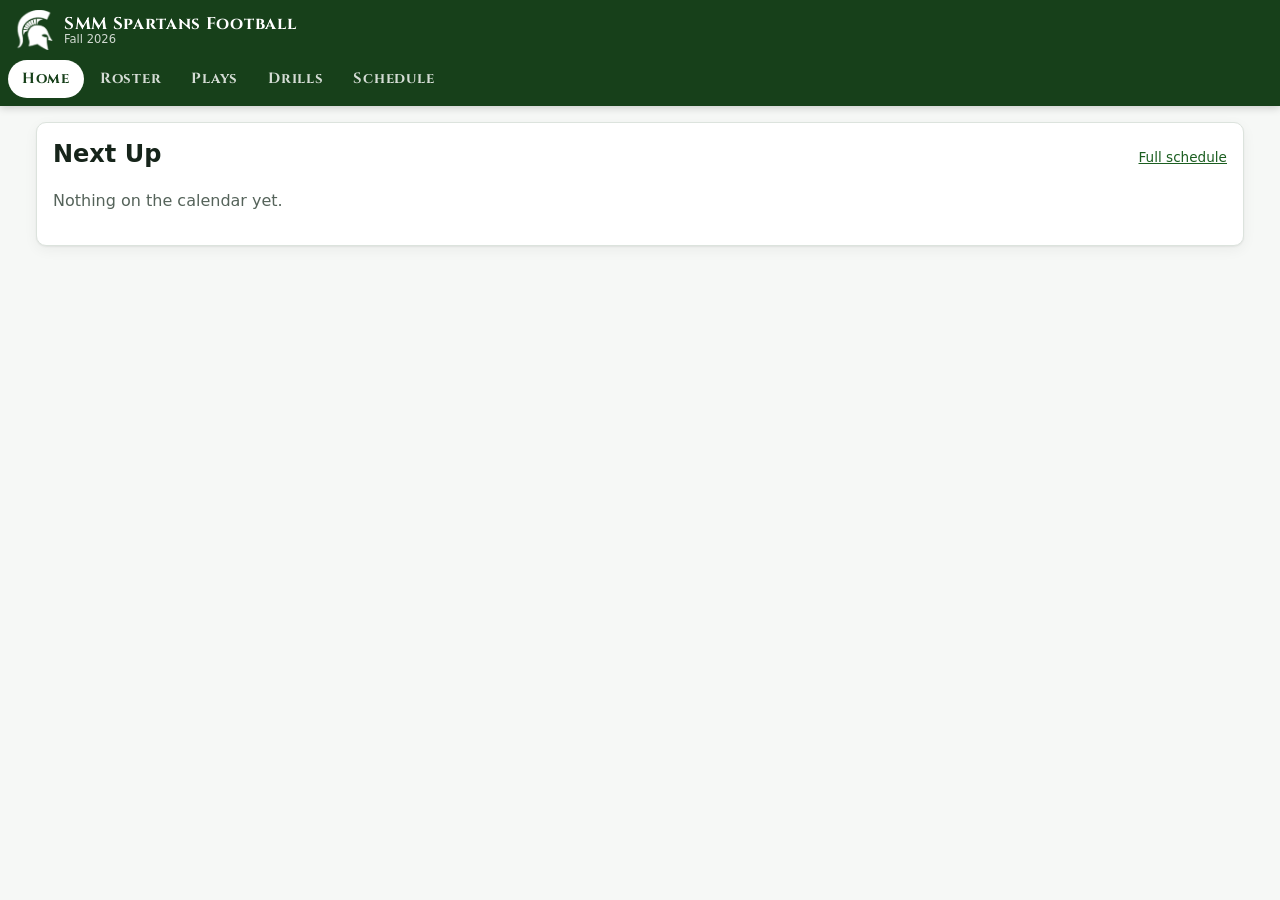
<file: index.html>
<!DOCTYPE html>
<html lang="en">
<head>
<meta charset="utf-8">
<meta name="viewport" content="width=device-width, initial-scale=1">
<title>Home</title>
<link rel="manifest" href="manifest.webmanifest">
<meta name="theme-color" content="#17401A">
<link rel="icon" href="icons/icon-192.png">
<link rel="apple-touch-icon" href="icons/apple-touch-icon.png">
<meta name="mobile-web-app-capable" content="yes">
<meta name="apple-mobile-web-app-capable" content="yes">
<meta name="apple-mobile-web-app-title" content="Spartans">
<meta name="apple-mobile-web-app-status-bar-style" content="black-translucent">
<link rel="stylesheet" href="css/base.css">
</head>
<body>
<div id="ff-header"></div>

<main class="ff-main">
  <section class="ff-card">
    <div class="ff-card-head">
      <h1>Next Up</h1>
      <a class="ff-small" href="schedule.html">Full schedule</a>
    </div>
    <div id="upcoming"></div>
  </section>
</main>

<script src="data/team-data.js"></script>
<script src="js/store.js"></script>
<script src="js/ui.js"></script>
<script>
(function () {
  'use strict';
  FF.ui.init();

  function h(tag, attrs, kids) { return FF.ui.h(tag, attrs, kids); }

  function fmtDate(iso) {
    if (!iso) return 'No date';
    var p = iso.split('-');
    var d = new Date(+p[0], +p[1] - 1, +p[2]);
    return d.toLocaleDateString(undefined,
      { weekday: 'long', month: 'long', day: 'numeric' });
  }

  /* An event runs between two times, but older data may carry only a start,
     in which case there is nothing honest to show but the start. */
  function fmtWindow(evt) {
    var a = fmtTime(evt.startTime);
    if (!evt.endTime) return a;
    var b = fmtTime(evt.endTime);
    return (a.slice(-2) === b.slice(-2) ? a.slice(0, -2) : a) + '–' + b;
  }

  function fmtTime(hhmm) {
    if (!hhmm) return '';
    var p = hhmm.split(':');
    var hour = parseInt(p[0], 10) || 0;
    var ampm = hour >= 12 ? 'pm' : 'am';
    return (hour % 12 || 12) + ':' + p[1] + ampm;
  }

  function positionIds(side) {
    var key = side === 'defense' ? 'defensePositions' : 'offensePositions';
    return (FF.store.settings()[key] || []).map(function (p) { return p.id; });
  }

  /* Every group that actually has somebody in it, listed down the page rather
     than run together on one line - a parent is looking for one name, and a
     comma-separated string of ten is the hardest possible way to find it. */
  function sideBlock(evt, side) {
    var groups = FF.store.LINEUP_GROUPS(side);
    var ids = positionIds(side);
    var rendered = [];

    for (var g = 0; g < groups; g++) {
      var players = FF.store.activeLineup(evt.id, g).players || {};
      var filled = ids.filter(function (pos) { return players[pos]; });
      if (!filled.length) continue;

      var rows = h('div', { 'class': 'ff-lineup-rows' });
      filled.forEach(function (pos) {
        rows.appendChild(h('div', { 'class': 'ff-lineup-row' }, [
          h('span', { 'class': 'ff-lineup-pos', text: pos }),
          h('span', { 'class': 'ff-lineup-name', text: players[pos].name })
        ]));
      });

      rendered.push(h('div', { 'class': 'ff-lineup-group' }, [
        h('div', { 'class': 'ff-lineup-grouphead', text: 'Group ' + (g + 1) }),
        rows
      ]));
    }

    if (!rendered.length) return null;

    var block = h('div', { 'class': 'ff-lineup-side' }, [
      h('div', { 'class': 'ff-lineup-sidehead',
        text: side === 'defense' ? 'Defense' : 'Offense' })
    ]);
    rendered.forEach(function (g) { block.appendChild(g); });
    return block;
  }

  function eventBlock(evt) {
    var block = h('div', { 'class': 'ff-upnext' });

    block.appendChild(h('div', { 'class': 'ff-evt-title' }, [
      h('span', { 'class': 'ff-pill' + (evt.type === 'game' ? ' is-game' : ''),
        text: evt.type === 'game' ? 'Game' : 'Practice' }),
      h('strong', { text: fmtDate(evt.date) }),
      h('span', { 'class': 'ff-muted', text: fmtWindow(evt) })
    ]));

    var where = evt.location || 'Location TBD';
    if (evt.type === 'game' && evt.opponent) where += '  ·  vs ' + evt.opponent;
    block.appendChild(h('div', { 'class': 'ff-small ff-muted', text: where }));

    var caps = (evt.captainRosterPlayerIds || [])
      .map(function (id) { var p = FF.store.playerById(id); return p ? p.name : null; })
      .filter(Boolean);
    if (caps.length) {
      block.appendChild(h('div', { 'class': 'ff-small ff-upnext-line' }, [
        h('strong', { text: 'Captains: ' }),
        h('span', { text: caps.join('  &  ') })
      ]));
    }

    var offense = sideBlock(evt, 'offense');
    var defense = sideBlock(evt, 'defense');
    if (offense || defense) {
      var sides = h('div', { 'class': 'ff-lineup-sides' });
      if (offense) sides.appendChild(offense);
      if (defense) sides.appendChild(defense);
      block.appendChild(sides);
    }

    block.appendChild(h('a', { 'class': 'ff-btn secondary ff-small ff-upnext-open',
      href: 'schedule.html?id=' + evt.id, text: 'Open' }));

    return block;
  }

  var host = document.getElementById('upcoming');
  var today = new Date().toISOString().slice(0, 10);
  var next = FF.store.eventsSorted()
    .filter(function (e) { return e.date >= today; })
    .slice(0, 3);

  if (!next.length) {
    host.appendChild(h('p', { 'class': 'ff-muted',
      text: 'Nothing on the calendar yet.' }));
  } else {
    next.forEach(function (evt) { host.appendChild(eventBlock(evt)); });
  }
})();
</script>
</body>
</html>
</file>
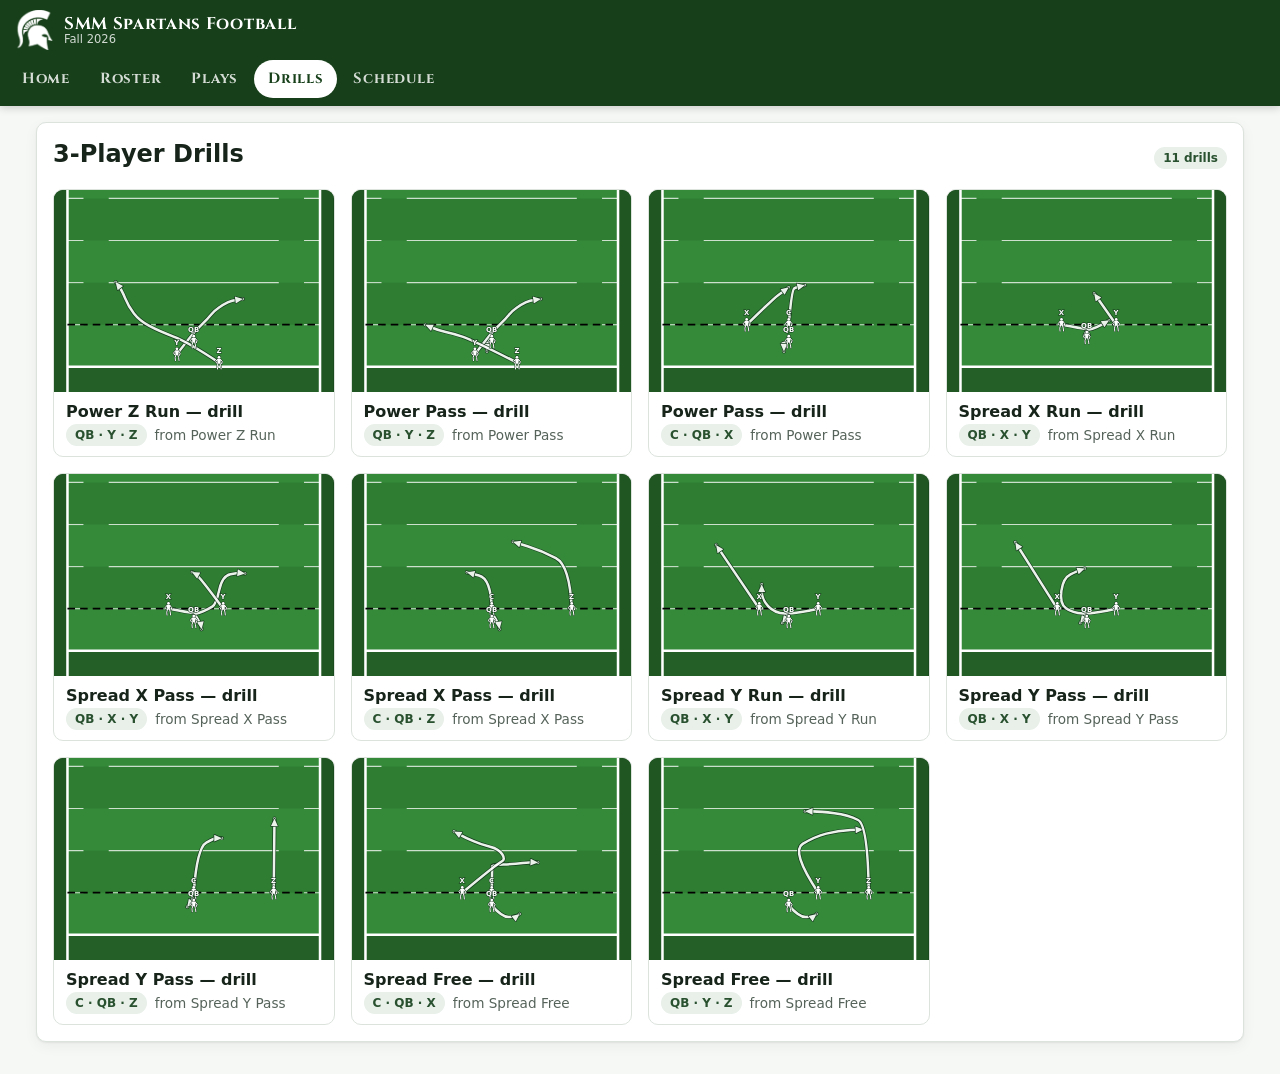
<file: drill-editor.html>
<!DOCTYPE html>
<html lang="en">
<head>
<meta charset="utf-8">
<meta name="viewport" content="width=device-width, initial-scale=1">
<title>Drill</title>
<link rel="manifest" href="manifest.webmanifest">
<meta name="theme-color" content="#17401A">
<link rel="icon" href="icons/icon-192.png">
<link rel="apple-touch-icon" href="icons/apple-touch-icon.png">
<meta name="mobile-web-app-capable" content="yes">
<meta name="apple-mobile-web-app-capable" content="yes">
<meta name="apple-mobile-web-app-title" content="Spartans">
<meta name="apple-mobile-web-app-status-bar-style" content="black-translucent">
<link rel="stylesheet" href="css/base.css">
</head>
<body>
<div id="ff-header"></div>

<main class="ff-main ff-editor">
  <div class="ff-grid field-and-panel">

    <section class="ff-card">
      <div class="ff-card-head">
        <a class="ff-small" href="drills.html">&larr; All drills</a>
        <span class="ff-pill" id="drillTitle">Drill</span>
      </div>
      <div class="ff-field-wrap">
        <svg id="field" role="img" aria-label="Drill diagram"></svg>
      </div>
      <div id="controls"></div>
    </section>

    <section class="ff-card">
      <div class="ff-card-head">
        <h2>Set up</h2>
        <span id="saveState" class="ff-savestate ff-small"></span>
      </div>
      <div id="panel"></div>
      <h3 class="ff-panel-head">Assignments</h3>
      <div id="legend"></div>
    </section>

  </div>
</main>

<script src="data/team-data.js"></script>
<script src="js/store.js"></script>
<script src="js/field.js"></script>
<script src="js/ui.js"></script>
<script src="js/routes.js"></script>
<script src="js/mirror.js"></script>
<script src="js/ball.js"></script>
<script src="js/playback.js"></script>
<script src="js/viewer.js"></script>
<script src="js/drills.js"></script>
<script src="js/drill-editor.js"></script>
</body>
</html>
</file>
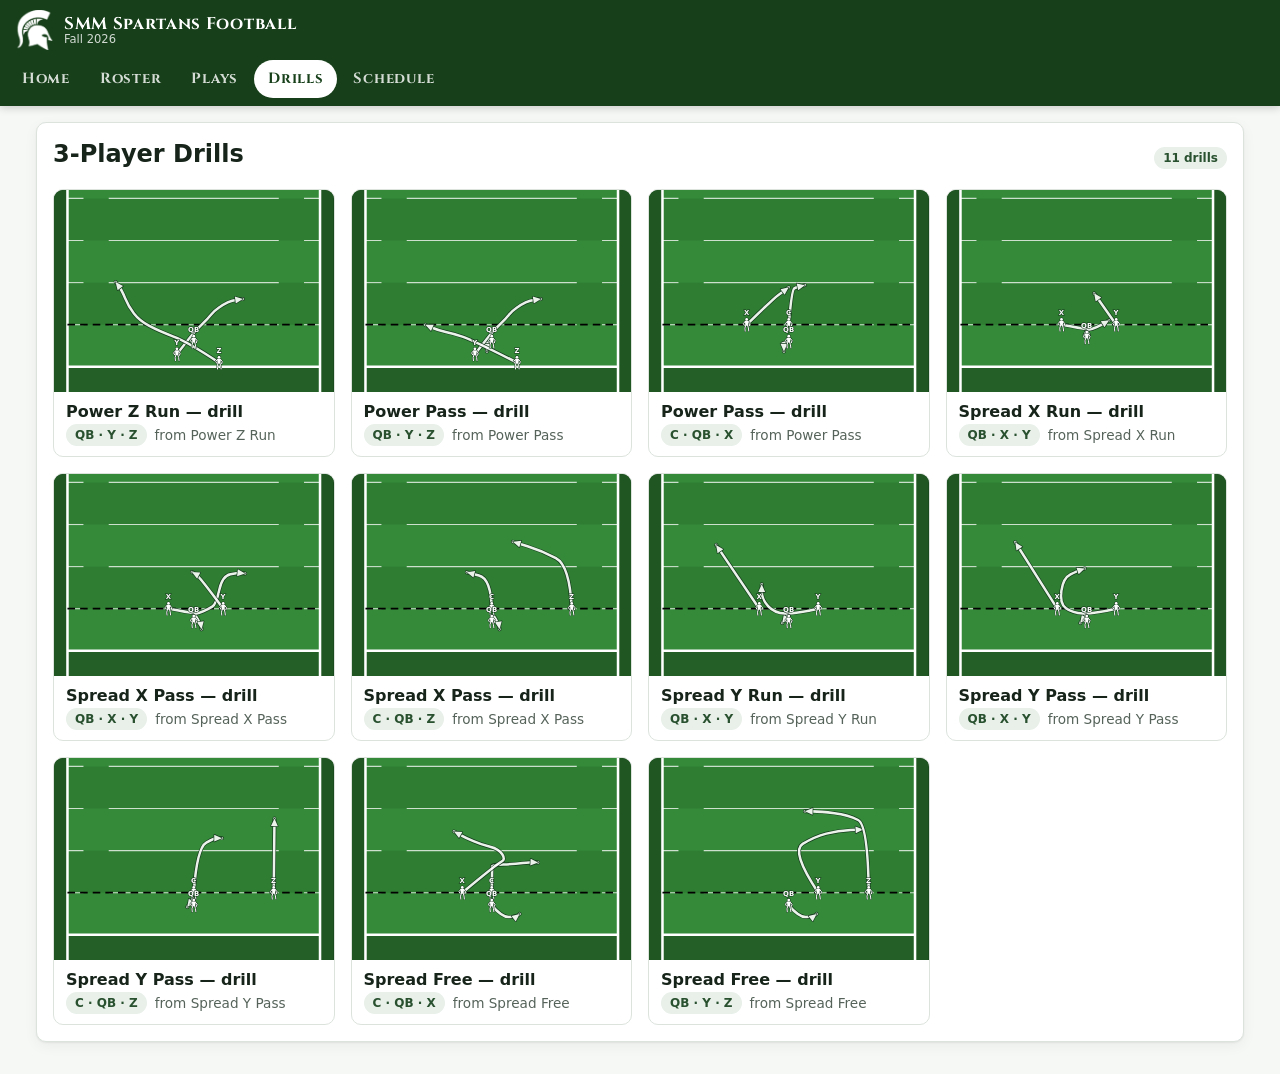
<file: drills.html>
<!DOCTYPE html>
<html lang="en">
<head>
<meta charset="utf-8">
<meta name="viewport" content="width=device-width, initial-scale=1">
<title>Drills</title>
<link rel="manifest" href="manifest.webmanifest">
<meta name="theme-color" content="#17401A">
<link rel="icon" href="icons/icon-192.png">
<link rel="apple-touch-icon" href="icons/apple-touch-icon.png">
<meta name="mobile-web-app-capable" content="yes">
<meta name="apple-mobile-web-app-capable" content="yes">
<meta name="apple-mobile-web-app-title" content="Spartans">
<meta name="apple-mobile-web-app-status-bar-style" content="black-translucent">
<link rel="stylesheet" href="css/base.css">
</head>
<body>
<div id="ff-header"></div>

<main class="ff-main">
  <section class="ff-card">

    <div class="ff-card-head">
      <h1>3-Player Drills</h1>
      <span class="ff-pill" id="drillCount"></span>
    </div>

    <div class="ff-toolbar ff-coach-only">
      <label class="ff-small ff-muted" for="newFrom">New drill from</label>
      <select id="newFrom" class="ff-select ff-small"></select>
    </div>

    <ul id="drillList" class="ff-playgrid"></ul>

  </section>
</main>

<script src="data/team-data.js"></script>
<script src="js/store.js"></script>
<script src="js/field.js"></script>
<script src="js/ui.js"></script>
<script src="js/routes.js"></script>
<script src="js/drills.js"></script>
<script>
(function () {
  'use strict';
  FF.ui.init();

  var SVGNS = 'http://www.w3.org/2000/svg';
  var list = document.getElementById('drillList');
  function h(tag, attrs, kids) { return FF.ui.h(tag, attrs, kids); }

  /* The same still used on the Plays page, showing only the players this
     drill puts on the field. */
  function thumbnail(built) {
    var svg = document.createElementNS(SVGNS, 'svg');
    svg.setAttribute('class', 'ff-thumb-svg');
    svg.setAttribute('role', 'img');
    svg.setAttribute('aria-label', built.name);

    var s = FF.store.settings();
    var ctx = FF.field.render(svg, {
      settings: s,
      view: FF.field.viewForThumb(s, built),
      lineOfScrimmageYard: built.lineOfScrimmageYard,
      showNoRush: built.side === 'defense',
      yardNumbers: false,
      labels: false
    });

    (built.players || []).forEach(function (pl) {
      if (FF.routes.isStatic(pl.route)) return;
      FF.field.drawRoute(ctx, pl.route, {
        lineOfScrimmageYard: built.lineOfScrimmageYard,
        color: '#FFFFFF', width: 0.3, opacity: 0.9
      });
    });
    FF.field.drawStartPositions(ctx, built);
    return svg;
  }

  function card(drill) {
    var built = FF.drills.buildPlay(drill);

    if (!built) {
      return h('li', { 'class': 'ff-playcard' }, [
        h('div', { 'class': 'ff-playcard-name', text: drill.name || 'Drill' }),
        h('div', { 'class': 'ff-playcard-meta' }, [
          h('span', { 'class': 'ff-note is-warn',
            text: 'The play this drill was built from has been deleted.' })
        ]),
        h('div', { 'class': 'ff-playcard-tools ff-coach-only' }, [
          h('button', { type: 'button', 'class': 'ff-row-del',
            'data-del': drill.id, text: '×', title: 'Delete this drill' })
        ])
      ]);
    }

    var link = h('a', { 'class': 'ff-playcard-link',
      href: 'play-viewer.html?drill=' + drill.id });
    var thumb = h('div', { 'class': 'ff-playcard-thumb' });
    thumb.appendChild(thumbnail(built));
    link.appendChild(thumb);
    link.appendChild(h('div', { 'class': 'ff-playcard-name', text: drill.name }));
    link.appendChild(h('div', { 'class': 'ff-playcard-meta' }, [
      h('span', { 'class': 'ff-pill',
        text: FF.drills.sortPositions(drill).join(' · ') }),
      h('span', { 'class': 'ff-small ff-muted', text: 'from ' + built.sourcePlayName })
    ]));

    var order = h('div', { 'class': 'ff-playcard-order ff-coach-only' }, [
      h('button', { type: 'button', 'class': 'ff-row-del', 'data-up': drill.id,
        text: '◀', title: 'Move earlier' }),
      h('button', { type: 'button', 'class': 'ff-row-del', 'data-down': drill.id,
        text: '▶', title: 'Move later' })
    ]);

    var tools = h('div', { 'class': 'ff-playcard-tools ff-coach-only' }, [
      h('a', { 'class': 'ff-btn secondary ff-small',
        href: 'drill-editor.html?id=' + drill.id, text: 'Edit' }),
      h('button', { type: 'button', 'class': 'ff-row-del',
        'data-del': drill.id, text: '×', title: 'Delete ' + drill.name })
    ]);

    if (!FF.ui.isCoach()) return h('li', { 'class': 'ff-playcard' }, [link]);
    return h('li', { 'class': 'ff-playcard' }, [link, order, tools]);
  }

  function render() {
    var drills = FF.drills.all();
    list.innerHTML = '';
    document.getElementById('drillCount').textContent =
      drills.length + (drills.length === 1 ? ' drill' : ' drills');

    if (!drills.length) {
      list.appendChild(h('li', { 'class': 'ff-empty' }, [
        h('p', { text: 'No drills yet.' }),
        h('p', { 'class': 'ff-small ff-coach-only',
          text: 'Pick a play above to build one from.' })
      ]));
      return;
    }
    drills.forEach(function (d) { list.appendChild(card(d)); });
  }

  /* Coach-only: the picker that starts a new drill. */
  var picker = document.getElementById('newFrom');
  picker.appendChild(h('option', { value: '', text: 'Choose a play…' }));
  FF.store.plays().forEach(function (p) {
    picker.appendChild(h('option', { value: p.id,
      text: (p.side === 'offense' ? 'O' : 'D') + ' · ' + p.name }));
  });
  picker.addEventListener('change', function () {
    if (!picker.value) return;
    location.href = 'drill-editor.html?new=' + picker.value;
  });

  list.addEventListener('click', function (e) {
    var up = e.target.closest('[data-up]');
    if (up) { FF.drills.move(up.getAttribute('data-up'), -1); FF.ui.refreshBanner(); render(); return; }

    var down = e.target.closest('[data-down]');
    if (down) { FF.drills.move(down.getAttribute('data-down'), 1); FF.ui.refreshBanner(); render(); return; }

    var del = e.target.closest('[data-del]');
    if (del) {
      var d = FF.drills.byId(del.getAttribute('data-del'));
      if (!d) return;
      if (!window.confirm('Delete "' + (d.name || 'this drill') + '"?')) return;
      FF.drills.remove(d.id);
      FF.ui.refreshBanner();
      render();
    }
  });

  render();
})();
</script>
</body>
</html>
</file>
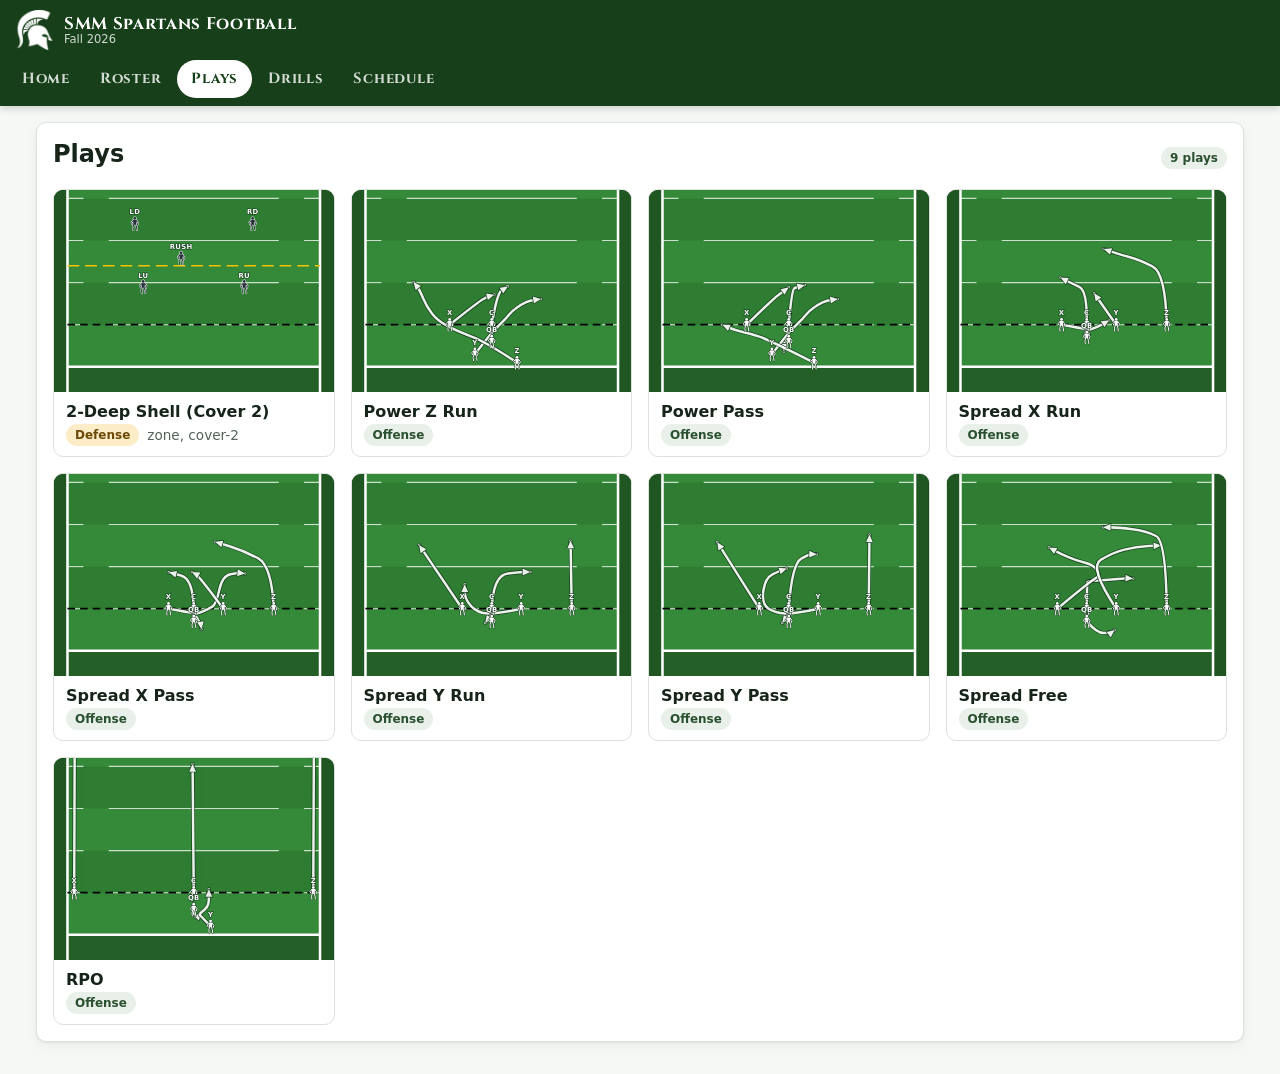
<file: play-editor.html>
<!DOCTYPE html>
<html lang="en">
<head>
<meta charset="utf-8">
<meta name="viewport" content="width=device-width, initial-scale=1">
<title>Play Editor</title>
<link rel="manifest" href="manifest.webmanifest">
<meta name="theme-color" content="#17401A">
<link rel="icon" href="icons/icon-192.png">
<link rel="apple-touch-icon" href="icons/apple-touch-icon.png">
<meta name="mobile-web-app-capable" content="yes">
<meta name="apple-mobile-web-app-capable" content="yes">
<meta name="apple-mobile-web-app-title" content="Spartans">
<meta name="apple-mobile-web-app-status-bar-style" content="black-translucent">
<link rel="stylesheet" href="css/base.css">
</head>
<body>
<div id="ff-header"></div>

<main class="ff-main ff-editor">

  <div class="ff-grid field-and-panel">

    <section class="ff-card">
      <div class="ff-card-head">
        <span class="ff-pill" id="sideBadge"></span>
        <a class="ff-small" href="plays.html">&larr; All plays</a>
      </div>
      <div class="ff-field-wrap">
        <svg id="field" role="application"
             aria-label="Play editor field. Drag each player to position them."></svg>
      </div>
      <div class="ff-scrub">
        <button type="button" id="scrubPlay" class="ff-btn ff-small" title="Play the whole play">&#9654;</button>
        <button type="button" id="scrubReset" class="ff-btn secondary ff-small" title="Back to the snap">&#8634;</button>
        <input type="range" id="scrub" min="0" max="5" step="0.05" value="0"
               aria-label="Preview time">
        <span class="ff-small ff-muted" id="scrubTime">0.0s</span>
      </div>
      <p class="ff-warn" id="warn" style="display:none"></p>
      <p class="ff-small ff-muted" id="editHint" style="margin-top:10px"></p>
    </section>

    <section class="ff-card">
      <div class="ff-card-head">
        <h2>Play</h2>
        <span id="saveState" class="ff-savestate ff-small"></span>
      </div>
      <div id="panel"></div>
    </section>

  </div>

</main>

<script src="data/team-data.js"></script>
<script src="js/store.js"></script>
<script src="js/field.js"></script>
<script src="js/ui.js"></script>
<script src="js/routes.js"></script>
<script src="js/mirror.js"></script>
<script src="js/ball.js"></script>
<script src="js/playback.js"></script>
<script src="js/announcer.js"></script>
<script src="js/play-editor.js"></script>
</body>
</html>
</file>
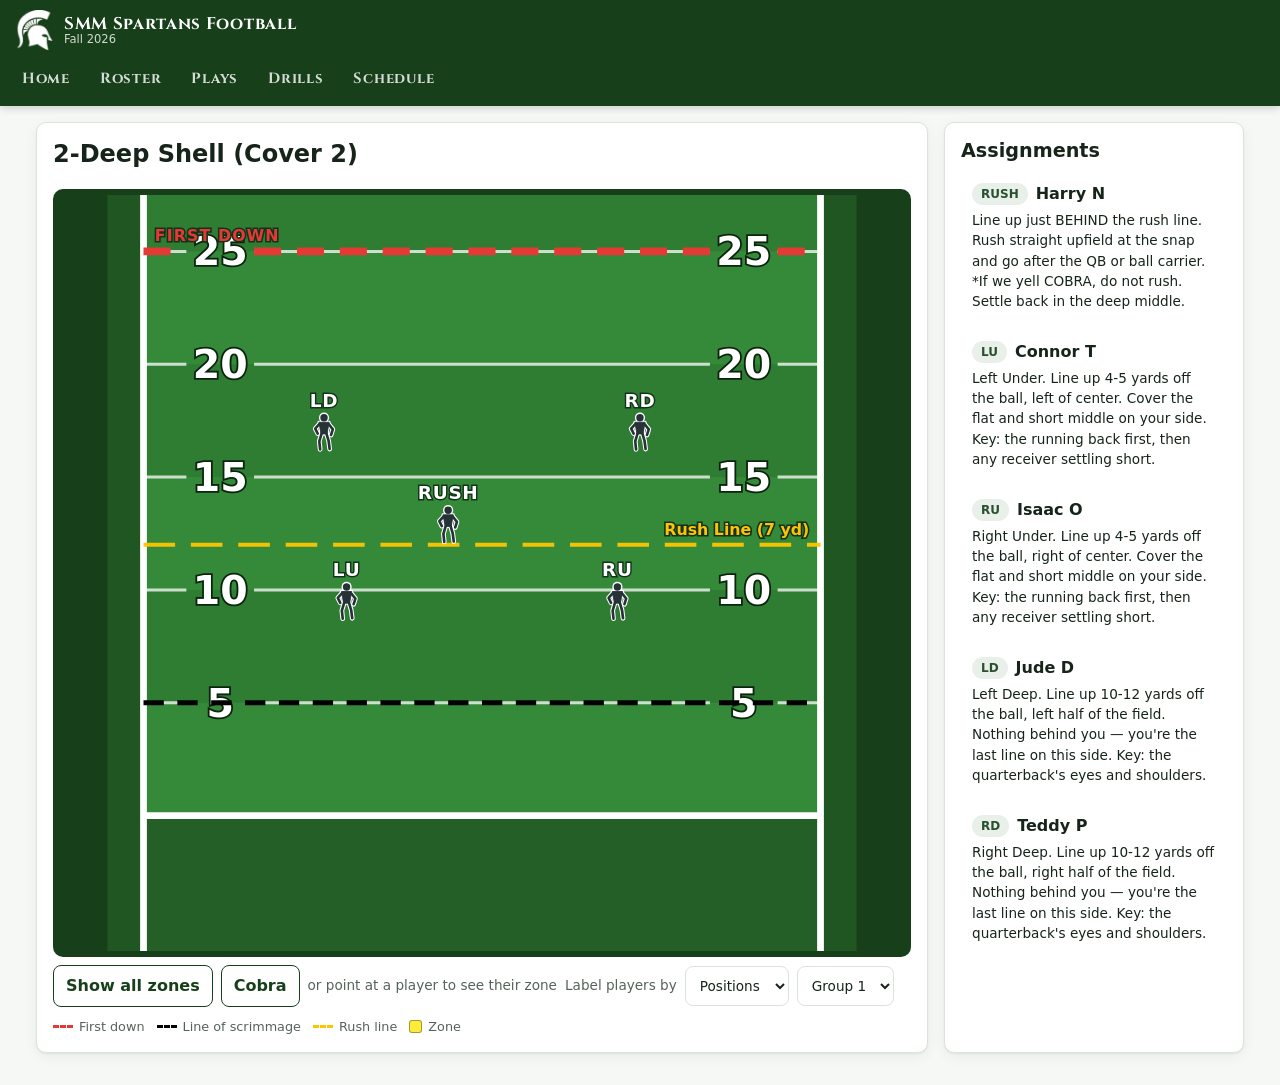
<file: play-viewer.html>
<!DOCTYPE html>
<html lang="en">
<head>
<meta charset="utf-8">
<meta name="viewport" content="width=device-width, initial-scale=1">
<title>Play Viewer</title>
<link rel="manifest" href="manifest.webmanifest">
<meta name="theme-color" content="#17401A">
<link rel="icon" href="icons/icon-192.png">
<link rel="apple-touch-icon" href="icons/apple-touch-icon.png">
<meta name="mobile-web-app-capable" content="yes">
<meta name="apple-mobile-web-app-capable" content="yes">
<meta name="apple-mobile-web-app-title" content="Spartans">
<meta name="apple-mobile-web-app-status-bar-style" content="black-translucent">
<link rel="stylesheet" href="css/base.css">
</head>
<body>
<div id="ff-header"></div>

<main class="ff-main ff-viewer">

  <div class="ff-grid field-and-panel">

    <section class="ff-card">
      <div class="ff-card-head">
        <h1 id="playName">Play</h1>
        <a class="ff-small ff-coach-only" id="editLink" href="plays.html">Edit</a>
      </div>
      <div class="ff-field-wrap">
        <svg id="field" role="img" aria-label="Animated play diagram"></svg>
      </div>
      <div id="controls"></div>
      <div class="ff-legend" id="legendKeys">
        <span><i style="border-color:#E53935"></i> First down</span>
        <span><i style="border-color:#000000"></i> Line of scrimmage</span>
        <span class="ff-key js-offense-key"><b style="background:#FFEB3B"></b> Selling a fake</span>
        <span class="ff-key js-offense-key"><b style="background:#D32F2F"></b> Has the ball</span>
        <span class="ff-key js-defense-key"><i style="border-color:#FFC400"></i> Rush line</span>
        <span class="ff-key js-defense-key"><b style="background:#FFEB3B"></b> Zone</span>
      </div>
    </section>

    <section class="ff-card">
      <h2>Assignments</h2>
      <div id="legend"></div>
    </section>

  </div>

</main>

<script src="data/team-data.js"></script>
<script src="js/store.js"></script>
<script src="js/field.js"></script>
<script src="js/ui.js"></script>
<script src="js/routes.js"></script>
<script src="js/mirror.js"></script>
<script src="js/drills.js"></script>
<script src="js/ball.js"></script>
<script src="js/playback.js"></script>
<script src="js/announcer.js"></script>
<script src="js/mp4.js"></script>
<script src="js/recorder.js"></script>
<script src="js/viewer.js"></script>
<script>
(function () {
  'use strict';
  FF.ui.init();

  var params = new URLSearchParams(location.search);
  var drillId = params.get('drill');
  var id = params.get('id');

  /* A drill is an ordinary play once built, so everything below - playback,
     zones, the announcer, the MP4 export - works on it unchanged. */
  var drill = drillId && FF.drills ? FF.drills.byId(drillId) : null;
  var play = drill ? FF.drills.buildPlay(drill)
    : (id ? FF.store.playById(id) : FF.store.plays()[0]);

  if (!play) {
    document.querySelector('.ff-viewer').innerHTML =
      '<section class="ff-card"><div class="ff-stub"><p>That play could not be found.</p>'
      + '<p><a class="ff-btn" href="plays.html">Back to Plays</a></p></div></section>';
    return;
  }

  document.getElementById('playName').textContent = play.name;

  /* Selling a fake and carrying the ball are offensive states; the rush line
     and zone bubbles are defensive ones. Show only the half that applies. */
  var drop = play.side === 'defense' ? '.js-offense-key' : '.js-defense-key';
  Array.prototype.forEach.call(document.querySelectorAll(drop), function (el) {
    el.remove();
  });

  var edit = document.getElementById('editLink');
  edit.href = drill ? 'drill-editor.html?id=' + drill.id
                    : 'play-editor.html?id=' + play.id;

  FF.viewer.create({
    svg: document.getElementById('field'),
    controls: document.getElementById('controls'),
    legend: document.getElementById('legend'),
    play: play
  });
})();
</script>
</body>
</html>
</file>
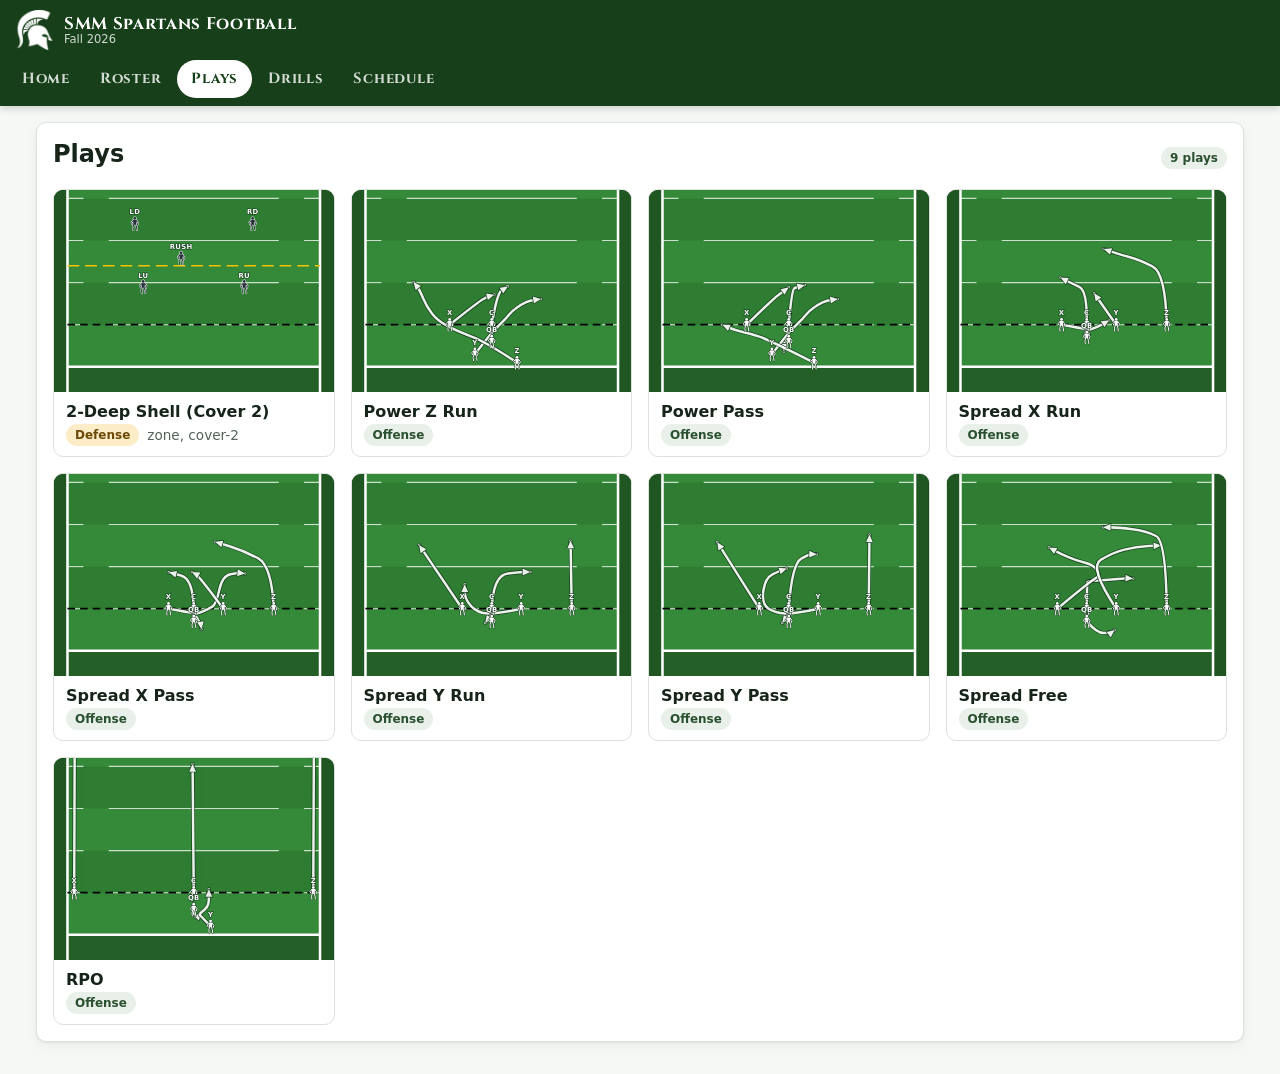
<file: plays.html>
<!DOCTYPE html>
<html lang="en">
<head>
<meta charset="utf-8">
<meta name="viewport" content="width=device-width, initial-scale=1">
<title>Plays</title>
<link rel="manifest" href="manifest.webmanifest">
<meta name="theme-color" content="#17401A">
<link rel="icon" href="icons/icon-192.png">
<link rel="apple-touch-icon" href="icons/apple-touch-icon.png">
<meta name="mobile-web-app-capable" content="yes">
<meta name="apple-mobile-web-app-capable" content="yes">
<meta name="apple-mobile-web-app-title" content="Spartans">
<meta name="apple-mobile-web-app-status-bar-style" content="black-translucent">
<link rel="stylesheet" href="css/base.css">
</head>
<body>
<div id="ff-header"></div>

<main class="ff-main">
  <section class="ff-card">

    <div class="ff-card-head">
      <h1>Plays</h1>
      <span class="ff-pill" id="playCount"></span>
    </div>

    <div class="ff-toolbar ff-coach-only">
      <a class="ff-btn" href="play-editor.html?new=offense">+ Offensive Play</a>
      <a class="ff-btn secondary" href="play-editor.html?new=defense">+ Defensive Play</a>
    </div>

    <ul id="playList" class="ff-playgrid"></ul>

  </section>
</main>

<script src="data/team-data.js"></script>
<script src="js/store.js"></script>
<script src="js/field.js"></script>
<script src="js/ui.js"></script>
<script src="js/routes.js"></script>
<script src="js/mirror.js"></script>
<script src="js/drills.js"></script>
<script>
(function () {
  'use strict';
  FF.ui.init();

  var list = document.getElementById('playList');
  var SVGNS = 'http://www.w3.org/2000/svg';

  function h(tag, attrs, kids) { return FF.ui.h(tag, attrs, kids); }

  /* A still of the play at the snap: everyone where they line up, with their
     routes drawn, so a play is recognised by its shape and not by reading a
     list of near-identical names. */
  function thumbnail(play) {
    var svg = document.createElementNS(SVGNS, 'svg');
    svg.setAttribute('class', 'ff-thumb-svg');
    svg.setAttribute('role', 'img');
    svg.setAttribute('aria-label', play.name);

    var s = FF.store.settings();
    var ctx = FF.field.render(svg, {
      settings: s,
      view: FF.field.viewForThumb(s, play),
      lineOfScrimmageYard: play.lineOfScrimmageYard,
      showNoRush: play.side === 'defense',
      yardNumbers: false,      // unreadable at this size, and just noise
      labels: false
    });

    (play.players || []).forEach(function (pl) {
      if (FF.routes.isStatic(pl.route)) return;
      FF.field.drawRoute(ctx, pl.route, {
        lineOfScrimmageYard: play.lineOfScrimmageYard,
        color: '#FFFFFF',
        width: 0.3,
        opacity: 0.9
      });
    });

    FF.field.drawStartPositions(ctx, play);
    return svg;
  }

  function card(play) {
    var tags = (play.tags || []).filter(Boolean);

    var link = h('a', { 'class': 'ff-playcard-link',
      href: 'play-viewer.html?id=' + play.id });
    var thumb = h('div', { 'class': 'ff-playcard-thumb' });
    thumb.appendChild(thumbnail(play));
    link.appendChild(thumb);
    link.appendChild(h('div', { 'class': 'ff-playcard-name', text: play.name }));
    link.appendChild(h('div', { 'class': 'ff-playcard-meta' }, [
      h('span', { 'class': 'ff-pill' + (play.side === 'defense' ? ' is-game' : ''),
        text: play.side === 'defense' ? 'Defense' : 'Offense' }),
      h('span', { 'class': 'ff-small ff-muted', text: tags.join(', ') })
    ]));

    var order = h('div', { 'class': 'ff-playcard-order' }, [
      h('button', { type: 'button', 'class': 'ff-row-del', 'data-up': play.id,
        text: '◀', title: 'Move ' + play.name + ' earlier' }),
      h('button', { type: 'button', 'class': 'ff-row-del', 'data-down': play.id,
        text: '▶', title: 'Move ' + play.name + ' later' })
    ]);

    var tools = h('div', { 'class': 'ff-playcard-tools' }, [
      h('a', { 'class': 'ff-btn secondary ff-small',
        href: 'play-editor.html?id=' + play.id, text: 'Edit' }),
      h('button', { type: 'button', 'class': 'ff-btn secondary ff-small',
        'data-dupe': play.id, text: 'Copy' }),
      h('button', { type: 'button', 'class': 'ff-btn secondary ff-small',
        'data-flip': play.id, text: '⇄ Flip' }),
      h('button', { type: 'button', 'class': 'ff-row-del',
        'data-del': play.id, text: '×', title: 'Delete ' + play.name })
    ]);

    /* A parent gets the card and nothing else: no reorder, no edit, no delete. */
    if (!FF.ui.isCoach()) return h('li', { 'class': 'ff-playcard' }, [link]);
    return h('li', { 'class': 'ff-playcard' }, [link, order, tools]);
  }

  function render() {
    var plays = FF.store.plays();
    list.innerHTML = '';
    document.getElementById('playCount').textContent =
      plays.length + (plays.length === 1 ? ' play' : ' plays');

    if (!plays.length) {
      list.appendChild(h('li', { 'class': 'ff-empty' }, [
        h('p', { text: 'No plays yet.' }),
        h('p', { 'class': 'ff-small', text: 'Start one with the buttons above.' })
      ]));
      return;
    }

    /* Shown in the stored order, which the arrows control - so companion plays
       like a run and its matching pass sit side by side. */
    plays.forEach(function (p, i) {
      var el = card(p);
      var up = el.querySelector('[data-up]');
      var down = el.querySelector('[data-down]');
      if (up && i === 0) up.disabled = true;
      if (down && i === plays.length - 1) down.disabled = true;
      list.appendChild(el);
    });
  }

  list.addEventListener('click', function (e) {
    var up = e.target.closest('[data-up]');
    if (up) {
      FF.store.movePlay(up.getAttribute('data-up'), -1);
      FF.ui.refreshBanner();
      render();
      return;
    }

    var down = e.target.closest('[data-down]');
    if (down) {
      FF.store.movePlay(down.getAttribute('data-down'), 1);
      FF.ui.refreshBanner();
      render();
      return;
    }

    var dupe = e.target.closest('[data-dupe]');
    if (dupe) {
      var src = FF.store.playById(dupe.getAttribute('data-dupe'));
      var name = window.prompt('Name for the copy:', src.name + ' (copy)');
      if (name === null) return;
      var copy = FF.store.duplicatePlay(src.id, name.trim() || (src.name + ' (copy)'));
      if (copy) location.href = 'play-editor.html?id=' + copy.id;
      return;
    }

    var flip = e.target.closest('[data-flip]');
    if (flip) {
      var orig = FF.store.playById(flip.getAttribute('data-flip'));
      var suggested = FF.mirror.mirrorName(orig.name);
      var flipName = window.prompt('Name for the mirrored play:', suggested);
      if (flipName === null) return;
      var made = FF.store.mirrorPlayAsNew(orig.id, flipName.trim() || suggested);
      if (made) { FF.ui.refreshBanner(); render(); }
      return;
    }

    var del = e.target.closest('[data-del]');
    if (del) {
      var doomed = FF.store.playById(del.getAttribute('data-del'));
      if (!doomed) return;
      var built = (FF.drills ? FF.drills.usingPlay(doomed.id) : []);
      var warn = 'Delete "' + doomed.name + '"? This cannot be undone.';
      if (built.length) {
        warn += '\n\nThis will also delete ' + built.length + ' drill'
          + (built.length === 1 ? '' : 's') + ' built from it:\n  '
          + built.map(function (d) { return d.name; }).join('\n  ');
      }
      if (!window.confirm(warn)) return;
      FF.store.deletePlay(doomed.id);
      FF.ui.refreshBanner();
      render();
    }
  });

  render();
})();
</script>
</body>
</html>
</file>
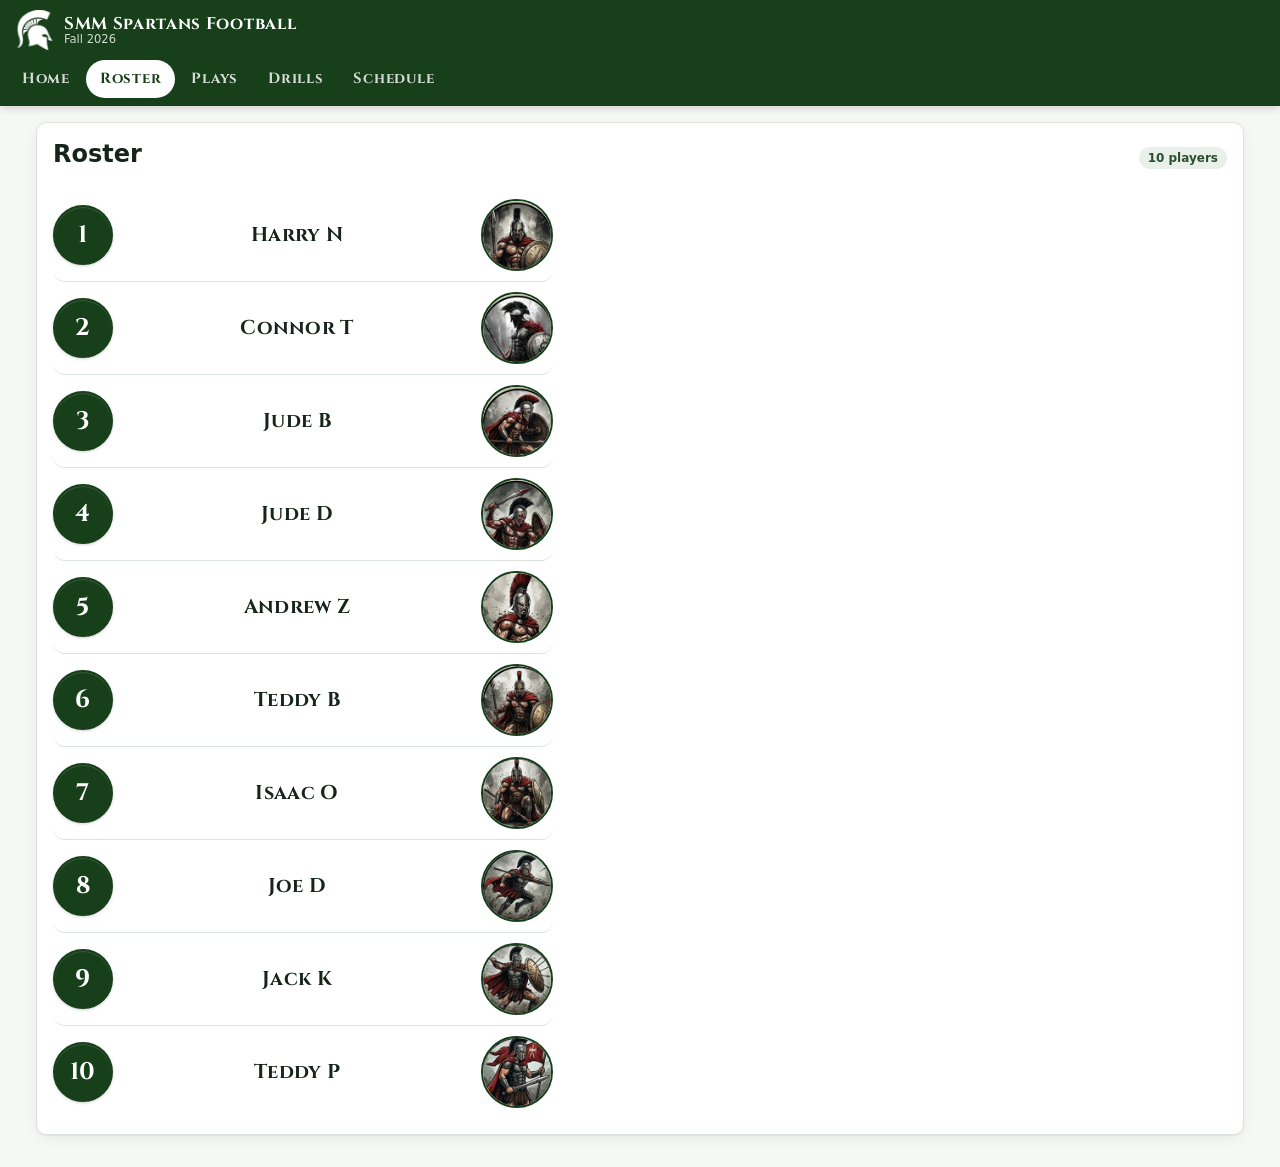
<file: roster.html>
<!DOCTYPE html>
<html lang="en">
<head>
<meta charset="utf-8">
<meta name="viewport" content="width=device-width, initial-scale=1">
<title>Roster</title>
<link rel="manifest" href="manifest.webmanifest">
<meta name="theme-color" content="#17401A">
<link rel="icon" href="icons/icon-192.png">
<link rel="apple-touch-icon" href="icons/apple-touch-icon.png">
<meta name="mobile-web-app-capable" content="yes">
<meta name="apple-mobile-web-app-capable" content="yes">
<meta name="apple-mobile-web-app-title" content="Spartans">
<meta name="apple-mobile-web-app-status-bar-style" content="black-translucent">
<link rel="stylesheet" href="css/base.css">
</head>
<body>
<div id="ff-header"></div>

<main class="ff-main">
  <section class="ff-card">

    <div class="ff-card-head">
      <h1>Roster</h1>
      <span class="ff-pill" id="rosterCount"></span>
    </div>

    <ul id="rosterList" class="ff-list ff-roster"></ul>

    <div class="ff-toolbar ff-coach-only" style="margin-top:14px">
      <button id="addPlayer" class="ff-btn" type="button">+ Add Player</button>
      <span id="saveState" class="ff-savestate ff-small"></span>
    </div>

  </section>
</main>

<script src="data/team-data.js"></script>
<script src="js/store.js"></script>
<script src="js/field.js"></script>
<script src="js/ui.js"></script>
<script src="js/roster.js"></script>
</body>
</html>
</file>
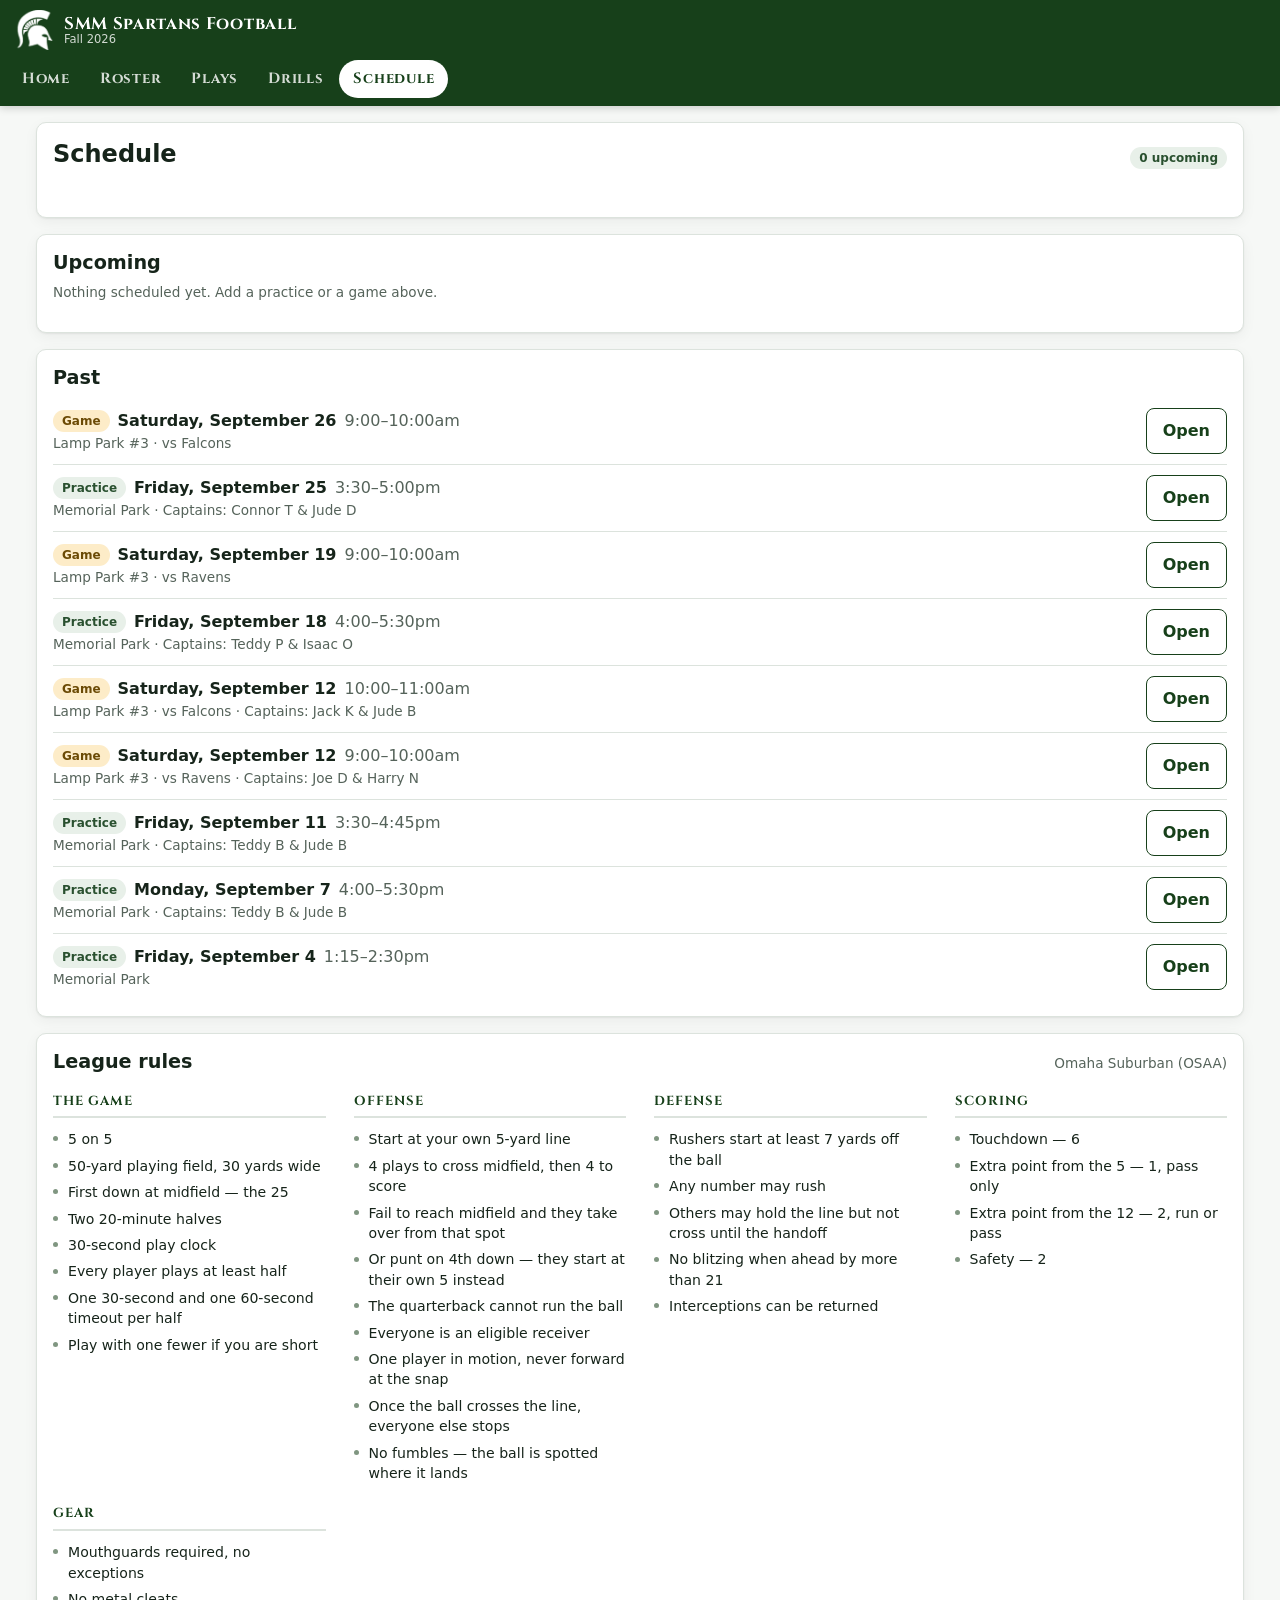
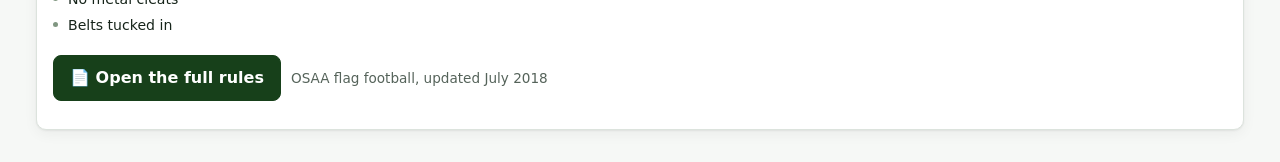
<file: schedule.html>
<!DOCTYPE html>
<html lang="en">
<head>
<meta charset="utf-8">
<meta name="viewport" content="width=device-width, initial-scale=1">
<title>Schedule</title>
<link rel="manifest" href="manifest.webmanifest">
<meta name="theme-color" content="#17401A">
<link rel="icon" href="icons/icon-192.png">
<link rel="apple-touch-icon" href="icons/apple-touch-icon.png">
<meta name="mobile-web-app-capable" content="yes">
<meta name="apple-mobile-web-app-capable" content="yes">
<meta name="apple-mobile-web-app-title" content="Spartans">
<meta name="apple-mobile-web-app-status-bar-style" content="black-translucent">
<link rel="stylesheet" href="css/base.css">
</head>
<body>
<div id="ff-header"></div>

<main class="ff-main" id="root"></main>
<span id="saveState" class="ff-savestate ff-small ff-savefloat"></span>

<script src="data/team-data.js"></script>
<script src="js/store.js"></script>
<script src="js/field.js"></script>
<script src="js/ui.js"></script>
<script src="js/drills.js"></script>
<script src="js/schedule.js"></script>
</body>
</html>
</file>
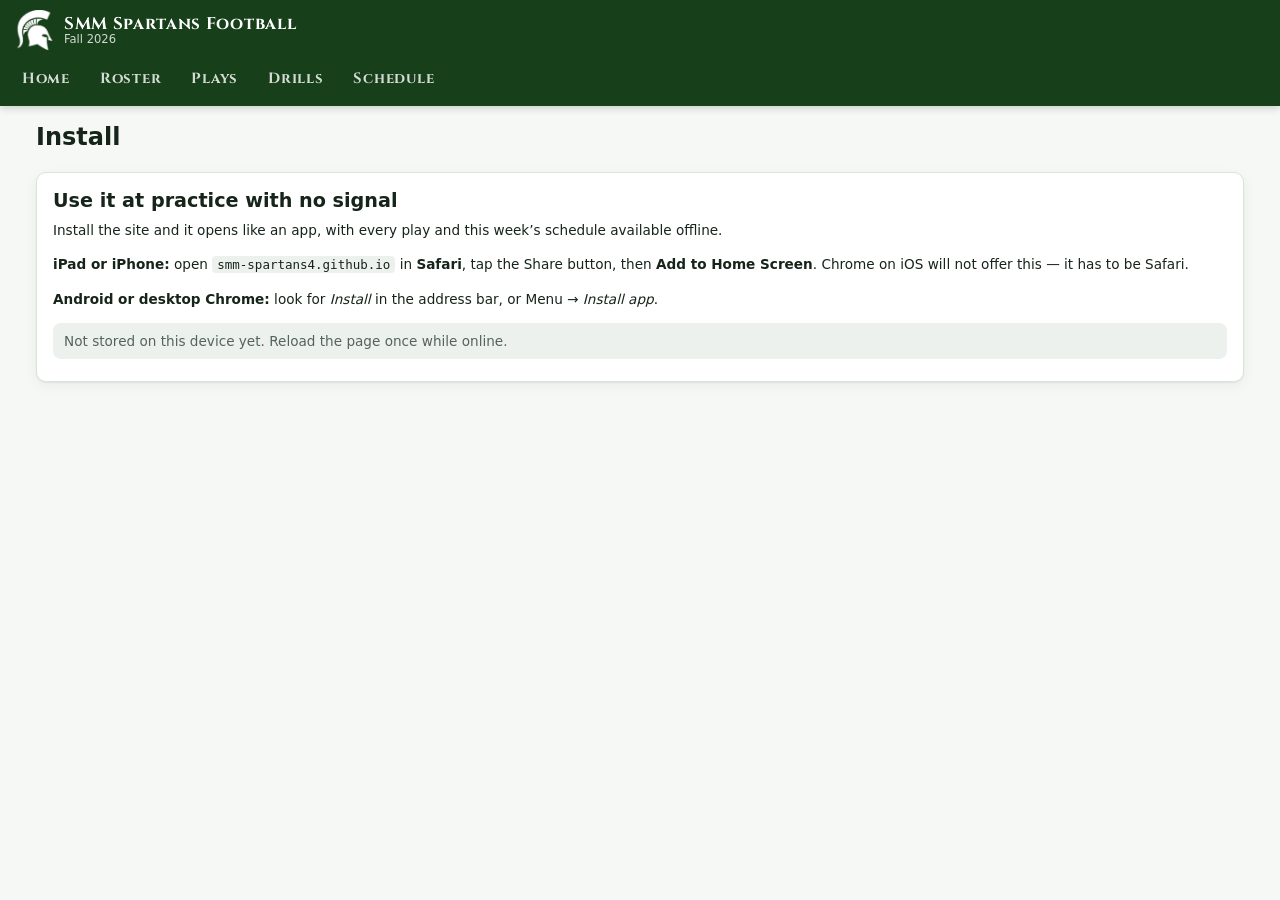
<file: settings.html>
<!DOCTYPE html>
<html lang="en">
<head>
<meta charset="utf-8">
<meta name="viewport" content="width=device-width, initial-scale=1">
<title>Settings</title>
<link rel="manifest" href="manifest.webmanifest">
<meta name="theme-color" content="#17401A">
<link rel="icon" href="icons/icon-192.png">
<link rel="apple-touch-icon" href="icons/apple-touch-icon.png">
<meta name="mobile-web-app-capable" content="yes">
<meta name="apple-mobile-web-app-capable" content="yes">
<meta name="apple-mobile-web-app-title" content="Spartans">
<meta name="apple-mobile-web-app-status-bar-style" content="black-translucent">
<link rel="stylesheet" href="css/base.css">
</head>
<body>
<div id="ff-header"></div>

<main class="ff-main">

  <div class="ff-card-head">
    <h1 id="pageTitle">Settings</h1>
    <span id="saveState" class="ff-savestate ff-small"></span>
  </div>

  <!-- The one thing this page is really for. Everything else is set once and
       forgotten, so it lives under Advanced further down. -->
  <section class="ff-card ff-coach-only">
    <h2>Publish to parents</h2>
    <p class="ff-small">
      Your plays, roster and schedule save <strong>in this browser only</strong>.
      Parents see the last <em>published</em> version until you do this:
    </p>
    <ol class="ff-small">
      <li><strong>Export publish file</strong> &mdash; you get <code>team-data.js</code>.</li>
      <li>Replace <code>data/team-data.js</code> in the project folder with it.</li>
      <li>Push. Everyone now sees your changes.</li>
    </ol>
    <div id="dataSection"></div>
    <p class="ff-small ff-muted">
      Export a backup regularly too. Clearing your browser data wipes the
      working copy, and an exported file is the only way back &mdash; or the way
      to carry your work to another computer.
    </p>
    <p class="ff-small" id="stats"></p>
  </section>

  <section class="ff-card ff-explain">
    <h2>Use it at practice with no signal</h2>
    <p class="ff-small">
      Install the site and it opens like an app, with every play and this
      week&rsquo;s schedule available offline.
    </p>
    <p class="ff-small"><strong>iPad or iPhone:</strong> open
      <code>smm-spartans4.github.io</code> in <strong>Safari</strong>, tap the
      Share button, then <strong>Add to Home Screen</strong>. Chrome on iOS
      will not offer this &mdash; it has to be Safari.</p>
    <p class="ff-small"><strong>Android or desktop Chrome:</strong> look for
      <em>Install</em> in the address bar, or Menu &rarr; <em>Install app</em>.</p>
    <p class="ff-small" id="offlineState"></p>
  </section>

  <section class="ff-card ff-coach-only">
    <h2>Something look wrong?</h2>
    <p class="ff-small ff-muted">
      This puts everything back to the version the coach published. Anything
      changed on this device is discarded.
    </p>
    <div id="resetSection"></div>
  </section>

  <!-- Set once a season, if ever. Folded away so the page is not mostly
       things the coach will never touch again. -->
  <details class="ff-card ff-advanced ff-coach-only">
    <summary>Setup &mdash; team, field and league rules</summary>

    <h3>Team</h3>
    <div id="teamSection"></div>

    <h3>Who can get the ball</h3>
    <p class="ff-small ff-muted">
      Drives the choices offered in the play editor. The quarterback is never
      listed &mdash; he may never carry the ball in this league.
    </p>
    <div id="ballSection"></div>

    <h3>Field &amp; league rules</h3>
    <p class="ff-small ff-muted">
      These drive every diagram in the site. Change them if the league changes
      the rules, or if you move to a different field.
    </p>
    <div id="fieldSection"></div>

    <h3>Coach mode</h3>
    <div id="coachSection"></div>
  </details>

</main>
<script src="data/team-data.js"></script>
<script src="js/store.js"></script>
<script src="js/field.js"></script>
<script src="js/ui.js"></script>
<script src="js/settings.js"></script>
</body>
</html>
</file>
<file: css/base.css>
/* ============================================================================
   Cinzel, for jersey numbers and other display type. Drawn from classical
   Roman inscriptional capitals - the closest widely available face to letters
   carved in stone.

   The file is served from this project, NOT from Google, so it works at a
   field with no signal and the site makes no third-party requests. Licensed
   under the SIL Open Font License; see fonts/OFL.txt.
   ========================================================================== */
@font-face {
  font-family: "Cinzel";
  font-style: normal;
  font-weight: 700;
  font-display: swap;
  src: url("../fonts/cinzel-700-latin.woff2") format("woff2");
}

/* ============================================================================
   Shared styles. Mobile-first: everything is laid out for a ~375px phone,
   then widened at breakpoints. Team colors come from the data file via
   FF.ui.applyTeamColors(), so changing them in Settings restyles the site.
   ========================================================================== */

:root {
  --team-primary: #1B5E20;
  --team-on-primary: #FFFFFF;

  --ink: #16241A;
  --ink-soft: #55635A;
  --line: #DCE3DD;
  --bg: #F6F8F6;
  --card: #FFFFFF;
  --danger: #C62828;

  --radius: 10px;
  --gap: 16px;
  --shadow: 0 1px 2px rgba(0, 0, 0, .06), 0 4px 14px rgba(0, 0, 0, .05);

  --font: system-ui, -apple-system, "Segoe UI", Roboto, Helvetica, Arial, sans-serif;
  --font-display: "Cinzel", "Trajan Pro", Optima, "Palatino Linotype",
                  "Book Antiqua", Palatino, Georgia, serif;
}

* { box-sizing: border-box; }

html { -webkit-text-size-adjust: 100%; }

body {
  margin: 0;
  font-family: var(--font);
  font-size: 16px;
  line-height: 1.5;
  color: var(--ink);
  background: var(--bg);
}

h1, h2, h3 { line-height: 1.25; margin: 0 0 .4em; }
h1 { font-size: 1.5rem; }
h2 { font-size: 1.2rem; }
h3 { font-size: 1rem; }
p { margin: 0 0 1em; }

a { color: #1B5E20; }

/* ---------- header + nav --------------------------------------------------- */

.ff-header {
  background: var(--team-primary);
  color: var(--team-on-primary);
  position: sticky;
  top: 0;
  z-index: 20;
  box-shadow: 0 2px 8px rgba(0, 0, 0, .18);
}

.ff-header-bar {
  display: flex;
  align-items: center;
  padding: 10px 14px;
}

.ff-brand {
  display: flex;
  align-items: center;
  gap: 10px;
  color: inherit;
  text-decoration: none;
}

.ff-brand-mark {
  display: block;
  width: 40px;
  height: 40px;
  flex: 0 0 auto;
  object-fit: contain;
}

.ff-brand-text { display: flex; flex-direction: column; line-height: 1.15; }
.ff-brand-text strong {
  font-family: var(--font-display);
  font-size: 1.06rem;
  font-weight: 700;
  letter-spacing: .04em;
}
.ff-brand-text small { font-size: .72rem; opacity: .8; }

.ff-nav {
  display: flex;
  gap: 2px;
  overflow-x: auto;
  padding: 0 8px 8px;
  scrollbar-width: none;
}
.ff-nav::-webkit-scrollbar { display: none; }

.ff-nav-link {
  flex: 0 0 auto;
  padding: 8px 14px;
  border-radius: 999px;
  color: inherit;
  text-decoration: none;
  font-family: var(--font-display);
  font-size: .92rem;
  font-weight: 700;
  letter-spacing: .05em;
  opacity: .82;
  white-space: nowrap;
}
.ff-nav-link:hover { opacity: 1; background: rgba(255, 255, 255, .12); }
.ff-nav-link.is-current {
  opacity: 1;
  background: var(--team-on-primary);
  color: var(--team-primary);
}

/* ---------- layout --------------------------------------------------------- */

.ff-main {
  max-width: 1240px;
  margin: 0 auto;
  padding: var(--gap);
}

.ff-card {
  background: var(--card);
  border: 1px solid var(--line);
  border-radius: var(--radius);
  box-shadow: var(--shadow);
  padding: 16px;
  margin-bottom: var(--gap);
}

.ff-card > h2 { margin-top: 0; }

.ff-card-head {
  display: flex;
  align-items: baseline;
  justify-content: space-between;
  gap: 10px;
  margin-bottom: 10px;
}

.ff-muted { color: var(--ink-soft); }
.ff-small { font-size: .85rem; }

.ff-banner {
  background: #FFF6DC;
  border-bottom: 1px solid #E8D9A6;
  padding: 8px 14px;
  font-size: .85rem;
  display: flex;
  gap: 10px;
  justify-content: center;
  flex-wrap: wrap;
}

.ff-grid { display: grid; gap: var(--gap); }

@media (min-width: 800px) {
  .ff-grid.cols-2 { grid-template-columns: 1fr 1fr; }
  .ff-grid.field-and-panel { grid-template-columns: minmax(0, 1fr) 300px; }
}

/* ---------- buttons + quick links ------------------------------------------ */

.ff-btn {
  display: inline-block;
  padding: 10px 16px;
  min-height: 44px;               /* comfortable tap target */
  border: 1px solid var(--team-primary);
  border-radius: 8px;
  background: var(--team-primary);
  color: var(--team-on-primary);
  font: inherit;
  font-weight: 600;
  text-decoration: none;
  cursor: pointer;
}
.ff-btn.secondary {
  background: transparent;
  color: var(--team-primary);
}
.ff-btn.danger { background: var(--danger); border-color: var(--danger); color: #fff; }

.ff-quicklinks { display: flex; flex-wrap: wrap; gap: 10px; }

/* ---------- field ---------------------------------------------------------- */

.ff-field-wrap {
  background: #17401A;
  border-radius: var(--radius);
  overflow: hidden;
  padding: 6px;
}

svg.ff-field {
  display: block;
  width: 100%;
  height: auto;
  max-height: 84vh;
  margin: 0 auto;
  touch-action: manipulation;
}

.ff-legend {
  display: flex;
  flex-wrap: wrap;
  gap: 12px;
  font-size: .8rem;
  color: var(--ink-soft);
  margin-top: 10px;
}
.ff-legend span { display: inline-flex; align-items: center; gap: 6px; }
.ff-legend i {
  width: 20px;
  height: 0;
  border-top-width: 3px;
  border-top-style: dashed;
  display: inline-block;
}

/* ---------- lists / tables ------------------------------------------------- */

.ff-list { list-style: none; margin: 0; padding: 0; }
.ff-list li {
  padding: 10px 0;
  border-bottom: 1px solid var(--line);
  display: flex;
  gap: 10px;
  justify-content: space-between;
  align-items: center;
}
.ff-list li:last-child { border-bottom: 0; }

.ff-pill {
  display: inline-block;
  padding: 2px 9px;
  border-radius: 999px;
  background: #E8F0E9;
  color: #29502F;
  font-size: .75rem;
  font-weight: 600;
}

.ff-stub {
  text-align: center;
  padding: 40px 16px;
  color: var(--ink-soft);
}

/* ---------- forms ---------------------------------------------------------- */

input[type="text"], input[type="date"], input[type="time"],
input[type="number"], select, textarea {
  font: inherit;
  color: var(--ink);
  background: #fff;
  border: 1px solid var(--line);
  border-radius: 8px;
  padding: 9px 10px;
  min-height: 42px;
  width: 100%;
}
input:focus, select:focus, textarea:focus {
  outline: 2px solid var(--team-primary);
  outline-offset: 1px;
  border-color: var(--team-primary);
}

.ff-select { width: auto; min-width: 150px; }

.ff-toolbar {
  display: flex;
  align-items: center;
  gap: 10px;
  flex-wrap: wrap;
  margin-bottom: 12px;
}

.ff-savestate {
  color: var(--team-primary);
  font-weight: 600;
  opacity: 0;
  transition: opacity .2s;
}
.ff-savestate.is-on { opacity: 1; }

/* ---------- roster --------------------------------------------------------- */

/* The jersey number is a crest, not a form field: a dark green disc with the
   number cut out in white, set in a humanist serif that reads closer to a
   carved inscription than to a spreadsheet. The same disc is used whether the
   number is editable or not, so the page looks identical to a parent. */
/* The list is deliberately narrow. Left to fill a 1240px page, the name field
   stretched to the far edge and the number and the name read as if they were
   at opposite ends of the screen. */
.ff-roster { max-width: 500px; }

.ff-roster-row,
.ff-roster-labels {
  display: grid;
  gap: 9px;
  grid-template-columns: 60px minmax(0, 1fr) 72px 38px;
  align-items: center;
}

.ff-roster-labels { display: none; }

.ff-roster-row {
  padding: 8px;
  border-radius: 12px;
  border-bottom: 1px solid var(--line);
  transition: background .15s;
}
.ff-roster-row:last-child { border-bottom: 0; }
.ff-roster-row:hover { background: #F3F7F3; }

/* Both selectors on purpose. input[type="text"] in the forms block has higher
   specificity than a bare class, so styling only .ff-jersey left the coach
   looking at a plain white box while parents saw the crest. */
.ff-jersey,
input.ff-jersey {
  grid-column: 1;
  width: 60px;
  height: 60px;
  min-height: 60px;
  padding: 0;
  border-radius: 50%;
  background: var(--team-primary);
  border: 2px solid var(--team-primary);
  color: #fff;
  text-align: center;
  font-family: var(--font-display);
  font-size: 1.5rem;
  font-weight: 700;
  letter-spacing: .02em;
  box-shadow: inset 0 1px 0 rgba(255,255,255,.14), 0 1px 3px rgba(0,0,0,.18);
}
span.ff-jersey { display: grid; place-items: center; }

.ff-jersey-input::placeholder { color: rgba(255,255,255,.5); font-size: 1.1rem; }
.ff-jersey-input:focus {
  outline: 3px solid #FFC400;
  outline-offset: 2px;
  border-color: #FFC400;
}

.ff-rostername,
input.ff-rostername {
  grid-column: 2;
  font-family: var(--font-display);
  font-size: 1.25rem;
  font-weight: 700;
  letter-spacing: .015em;
}
input.ff-rostername { border-color: transparent; background: transparent; padding-left: 2px; }
input.ff-rostername:hover { border-color: var(--line); background: #fff; }
input.ff-rostername:focus { border-color: var(--team-primary); background: #fff; }

.ff-row-del  { grid-column: 3; }

.ff-row-del {
  width: 40px;
  height: 40px;
  border-radius: 8px;
  border: 1px solid var(--line);
  background: #fff;
  color: var(--ink-soft);
  font-size: 1.35rem;
  line-height: 1;
  cursor: pointer;
}
.ff-row-del:hover {
  border-color: var(--danger);
  color: var(--danger);
  background: #FDF2F2;
}

.ff-empty {
  display: block;
  text-align: center;
  padding: 32px 12px;
  color: var(--ink-soft);
  border-bottom: 0;
}
.ff-empty p { margin: 0 0 4px; }

.ff-roster-row.is-readonly { grid-template-columns: 60px minmax(0, 1fr) 72px; }

/* ---------- play editor ---------------------------------------------------- */

.ff-token.is-draggable { cursor: grab; touch-action: none; }
.ff-token.is-draggable:hover { filter: brightness(1.12); }
.ff-token.is-dragging { cursor: grabbing; filter: brightness(1.2); }
.ff-token.is-pickable { cursor: pointer; touch-action: none; }
.ff-token.is-selected { filter: drop-shadow(0 0 .9px #FFEB3B) brightness(1.15); }

svg.ff-field.is-drawing { cursor: crosshair; touch-action: none; }

.ff-modes {
  display: flex;
  gap: 6px;
  background: #EDF1EE;
  border-radius: 999px;
  padding: 4px;
  margin-bottom: 10px;
}
.ff-mode {
  flex: 1;
  border: 0;
  background: transparent;
  border-radius: 999px;
  padding: 9px 10px;
  font: inherit;
  font-size: .85rem;
  font-weight: 600;
  color: var(--ink-soft);
  cursor: pointer;
}
.ff-mode.is-on {
  background: var(--team-primary);
  color: var(--team-on-primary);
}

.ff-hint { margin-bottom: 14px; }
.ff-toolbar.ff-tight { margin-bottom: 8px; gap: 6px; }
.ff-toolbar.ff-tight .ff-btn { min-height: 36px; padding: 6px 11px; }

.ff-assign.is-selected {
  background: #FFFCE6;
  border-left: 3px solid #E0B400;
  padding: 10px 10px 4px;
  margin-left: -10px;
  border-radius: 6px;
}

.ff-warn {
  margin: 10px 0 0;
  padding: 9px 12px;
  border-radius: 8px;
  background: #FFF6DC;
  border: 1px solid #E8D9A6;
  color: #6B5518;
  font-size: .85rem;
}

.ff-field-label {
  display: block;
  font-size: .8rem;
  font-weight: 700;
  color: var(--ink-soft);
  margin: 14px 0 5px;
}
.ff-field-label:first-child { margin-top: 0; }

.ff-panel-head {
  margin: 20px 0 8px;
  padding-top: 14px;
  border-top: 1px solid var(--line);
}

.ff-assign { margin-bottom: 12px; }
.ff-assign-head {
  display: flex;
  align-items: center;
  justify-content: space-between;
  gap: 8px;
  margin-bottom: 5px;
}
.ff-assign textarea { resize: vertical; line-height: 1.4; }

.ff-panel-foot {
  margin-top: 18px;
  padding-top: 14px;
  border-top: 1px solid var(--line);
}

/* ---------- print ---------------------------------------------------------- */

@media print {
  .ff-header, .ff-banner, .ff-quicklinks, .ff-btn { display: none !important; }
  body { background: #fff; }
  .ff-card { box-shadow: none; border: 0; padding: 0; }
  .ff-main { max-width: none; padding: 0; }
}

/* ---------- ball events + scrubber ----------------------------------------- */

.ff-scrub {
  display: flex;
  align-items: center;
  gap: 10px;
  margin-top: 10px;
}
.ff-scrub input[type="range"] { flex: 1; width: auto; min-height: 0; }
.ff-scrub .ff-btn { min-height: 36px; padding: 6px 12px; }
.ff-scrub span { min-width: 42px; text-align: right; font-variant-numeric: tabular-nums; }

.ff-evt {
  display: flex;
  align-items: center;
  gap: 6px;
  flex-wrap: wrap;
  margin-bottom: 8px;
}
.ff-evt select { width: auto; min-width: 108px; }
.ff-evt input[type="number"] { width: 74px; }
.ff-evt .ff-row-del { width: 34px; height: 34px; font-size: 1.1rem; }

.ff-pill.is-ball { background: #FDECC8; color: #6B4A05; }
.ff-pill.is-fake { background: #FFF3D6; color: #8A6A12; }

.ff-warn span { display: block; }
.ff-warn span + span { margin-top: 6px; }

/* ---------- viewer controls + role legend ---------------------------------- */

.ff-controls {
  display: flex;
  align-items: center;
  gap: 8px;
  flex-wrap: wrap;
  margin-top: 12px;
}
.ff-controls .ff-btn { min-height: 40px; padding: 8px 12px; }
.ff-controls .ff-play { min-width: 96px; }
.ff-controls .ff-select { min-width: 84px; min-height: 40px; }
.ff-scrubber { flex: 1 1 180px; width: auto; min-height: 0; }
.ff-time { min-width: 86px; text-align: right; font-variant-numeric: tabular-nums; }

.ff-key b {
  width: 13px;
  height: 13px;
  border-radius: 3px;
  border: 1px solid rgba(0,0,0,.35);
  display: inline-block;
}

.ff-role {
  padding: 10px;
  border-radius: 8px;
  border: 1px solid transparent;
  margin-bottom: 6px;
  transition: background .15s, border-color .15s;
}
.ff-role.is-carrier {
  background: #FDEDED;
  border-color: #D32F2F;
}
.ff-role-head {
  display: flex;
  align-items: center;
  gap: 8px;
  margin-bottom: 4px;
}
.ff-role p { margin: 0; }

/* ---------- settings ------------------------------------------------------- */

.ff-explain ol { margin: 0 0 12px; padding-left: 20px; }
.ff-explain li { margin-bottom: 4px; }
.ff-explain code {
  background: #EDF1EE;
  padding: 1px 5px;
  border-radius: 4px;
  font-size: .92em;
}

.ff-colorrow { display: flex; gap: 8px; align-items: center; }
.ff-colorrow input[type="color"] {
  width: 54px;
  min-height: 42px;
  padding: 3px;
  cursor: pointer;
}
.ff-colorrow .ff-hex { width: auto; flex: 1; font-family: ui-monospace, monospace; }

input[type="file"] {
  font: inherit;
  width: 100%;
  padding: 9px 10px;
  border: 1px dashed var(--line);
  border-radius: 8px;
  background: #fff;
}

/* ---------- checkbox groups ------------------------------------------------ */

.ff-checks { display: flex; flex-wrap: wrap; gap: 8px; margin-bottom: 4px; }

.ff-check {
  display: inline-flex;
  align-items: center;
  gap: 7px;
  padding: 8px 13px;
  border: 1px solid var(--line);
  border-radius: 999px;
  background: #fff;
  font-weight: 600;
  cursor: pointer;
  min-height: 44px;
}
.ff-check:has(input:checked) {
  border-color: var(--team-primary);
  background: #EDF4EE;
  color: var(--team-primary);
}
.ff-check input { width: auto; min-height: 0; accent-color: var(--team-primary); }

/* ---------- view controls (flip + labels) ---------------------------------- */

.ff-controls-view { margin-top: 8px; }
.ff-btn.secondary.is-on {
  background: var(--team-primary);
  color: var(--team-on-primary);
}
.ff-panel-foot { display: flex; flex-wrap: wrap; gap: 8px; }

/* ---------- schedule ------------------------------------------------------- */

.ff-formgrid {
  display: grid;
  gap: 12px;
  grid-template-columns: 1fr;
  margin-bottom: 4px;
}
@media (min-width: 620px) {
  .ff-formgrid { grid-template-columns: repeat(auto-fit, minmax(150px, 1fr)); }
}
.ff-formfield .ff-field-label { margin-top: 0; }
.ff-formfield select { width: 100%; }

.ff-evt-title { display: flex; align-items: center; gap: 8px; flex-wrap: wrap; }
.ff-pill.is-game { background: #FDECC8; color: #6B4A05; }

.ff-check.is-out { border-color: var(--danger); background: #FDF2F2; color: var(--danger); }

/* One itinerary block: clock on the left, the editable bits in the middle,
   reorder and remove on the right. Stacks on a phone. */
.ff-itin {
  display: grid;
  gap: 10px;
  grid-template-columns: 74px minmax(0, 1fr) 40px;
  align-items: start;
  padding: 12px 0;
  border-top: 1px solid var(--line);
}
.ff-itin-time { display: flex; flex-direction: column; padding-top: 9px; }
.ff-itin-body { display: flex; flex-direction: column; gap: 8px; min-width: 0; }
.ff-itin-top { display: flex; gap: 8px; align-items: center; }
.ff-itin-mins { width: 76px; flex: 0 0 auto; text-align: center; }
.ff-itin-link { display: flex; gap: 8px; align-items: center; flex-wrap: wrap; }
.ff-itin-link select { flex: 1 1 180px; width: auto; }
.ff-itin-tools { display: flex; flex-direction: column; gap: 5px; }
.ff-itin-tools .ff-row-del { width: 38px; height: 34px; font-size: 1rem; }
.ff-itin-tools .ff-row-del:disabled { opacity: .35; cursor: default; }

/* ---------- print sheet ---------------------------------------------------- */

.ff-printonly { display: none; }

.ff-printtable { width: 100%; border-collapse: collapse; margin-top: 10px; }
.ff-printtable th, .ff-printtable td {
  border: 1px solid #999;
  padding: 5px 7px;
  text-align: left;
  font-size: 11pt;
  vertical-align: top;
}
.ff-printtable th { background: #eee; }

@media print {
  .ff-card, .ff-banner, .ff-header { display: none !important; }
  .ff-printonly { display: block; }
  .ff-printonly h1 { font-size: 17pt; margin-bottom: 2px; }
  .ff-printonly p { margin: 2px 0; font-size: 11pt; }
}

/* Save confirmation that survives a re-render, since editing an event rebuilds
   the whole form. Lives outside the rendered region. */
.ff-savefloat {
  position: fixed;
  right: 16px;
  bottom: 16px;
  z-index: 30;
  padding: 8px 15px;
  border-radius: 999px;
  background: var(--team-primary);
  color: var(--team-on-primary);
  box-shadow: 0 3px 12px rgba(0, 0, 0, .22);
}
@media print { .ff-savefloat { display: none !important; } }

/* ---------- two-deep lineup ------------------------------------------------ */

/* A position and its groups. The group cells wrap on their own, so two-deep
   defense and four-deep offense both lay out sensibly, phone included. */
.ff-depth-row {
  display: grid;
  gap: 10px;
  grid-template-columns: 54px minmax(0, 1fr);
  align-items: center;
  padding: 7px 0;
}

.ff-depth-slots {
  display: grid;
  gap: 8px;
  grid-template-columns: repeat(auto-fit, minmax(132px, 1fr));
}

.ff-depth-cell { display: flex; align-items: center; gap: 6px; min-width: 0; }
.ff-depth-cell select { width: 100%; min-width: 0; }

.ff-depth-num {
  flex: 0 0 auto;
  width: 18px;
  text-align: center;
  font-size: .72rem;
  font-weight: 700;
  color: var(--ink-soft);
}

.ff-depth-checks { margin-top: 12px; }
.ff-note {
  margin: 0 0 6px;
  padding: 8px 11px;
  border-radius: 8px;
  font-size: .85rem;
  background: #EDF1EE;
  color: var(--ink-soft);
}
.ff-note.is-warn { background: #FFF6DC; color: #6B5518; }
.ff-note.is-ok { background: #EAF4EB; color: #29502F; }

/* ---------- announcer controls --------------------------------------------- */

.ff-controls .ff-check {
  min-height: 40px;
  padding: 6px 12px;
  font-weight: 600;
  font-size: .85rem;
}

/* ---------- play library --------------------------------------------------- */

/* One column on a phone, two on a tablet, three on a laptop. auto-fill with a
   minimum keeps the cards a sensible size at every width without breakpoints
   guessing at specific devices. */
.ff-playgrid {
  list-style: none;
  margin: 0;
  padding: 0;
  display: grid;
  gap: var(--gap);
  grid-template-columns: repeat(auto-fill, minmax(260px, 1fr));
}

.ff-playcard {
  display: flex;
  flex-direction: column;
  border: 1px solid var(--line);
  border-radius: var(--radius);
  overflow: hidden;
  background: #fff;
  padding: 0;
}

.ff-playcard-link {
  display: block;
  text-decoration: none;
  color: inherit;
}
.ff-playcard-link:hover .ff-playcard-thumb { filter: brightness(1.06); }
.ff-playcard-link:focus-visible { outline: 2px solid var(--team-primary); }

.ff-playcard-thumb {
  background: #17401A;
  transition: filter .15s;
}
.ff-thumb-svg { display: block; width: 100%; height: auto; }

.ff-playcard-name {
  font-weight: 700;
  padding: 10px 12px 2px;
  line-height: 1.25;
}

.ff-playcard-meta {
  display: flex;
  align-items: center;
  gap: 8px;
  flex-wrap: wrap;
  padding: 0 12px 10px;
}

.ff-playcard-tools {
  display: flex;
  gap: 6px;
  align-items: center;
  padding: 0 12px 12px;
  margin-top: auto;
}
.ff-playcard-tools .ff-btn { min-height: 36px; padding: 6px 11px; }
.ff-playcard-tools .ff-row-del { width: 36px; height: 36px; margin-left: auto; }

.ff-playgrid .ff-empty { grid-column: 1 / -1; }

/* Reorder arrows sit over the thumbnail's bottom corner, out of the way of
   the card's own buttons but still a full tap target. */
.ff-playcard { position: relative; }

.ff-playcard-order {
  display: flex;
  gap: 4px;
  padding: 6px 12px 0;
}
.ff-playcard-order .ff-row-del {
  width: 38px;
  height: 32px;
  font-size: .8rem;
}
.ff-playcard-order .ff-row-del:disabled { opacity: .3; cursor: default; }

/* ---------- coach mode ------------------------------------------------------
   Everything that edits data carries .ff-coach-only and is simply absent for
   a parent. The attribute is set before first paint, so nothing flashes into
   view and then disappears. */
html[data-coach="0"] .ff-coach-only { display: none !important; }

.ff-coachbar {
  display: flex;
  align-items: center;
  gap: 10px;
  flex-wrap: wrap;
  background: #E8F0E9;
  border: 1px solid #C6DCC9;
  border-radius: var(--radius);
  padding: 10px 14px;
  margin-bottom: var(--gap);
  font-size: .85rem;
}

/* Read-only variants: same layout, no form controls. */
.ff-depth-row.is-readonly { grid-template-columns: 54px minmax(0, 1fr); }
.ff-itin.is-readonly { grid-template-columns: 74px minmax(0, 1fr); }
.ff-itin.is-readonly .ff-itin-body { gap: 4px; align-items: flex-start; }
.ff-itin.is-readonly .ff-btn { align-self: flex-start; }

/* Coach-mode badge in the header, so the mode is never a guess. */
.ff-coachbadge {
  margin-left: auto;
  align-self: center;
  padding: 4px 12px;
  border-radius: 999px;
  border: 1px solid rgba(255, 255, 255, .5);
  color: inherit;
  text-decoration: none;
  font-size: .72rem;
  font-weight: 700;
  letter-spacing: .06em;
  text-transform: uppercase;
  opacity: .85;
}
.ff-coachbadge:hover { opacity: 1; background: rgba(255, 255, 255, .14); }

/* The roster reads as a team sheet rather than a table. */
.ff-roster { margin-top: 4px; }

/* ---------- zone bubbles ---------------------------------------------------- */

.ff-zone { pointer-events: none; }
.ff-zone-input { width: 84px; }

/* Defensive plays: pointing at a player is the interaction, so the field takes
   pointer events even though nothing on it is draggable. */
svg.ff-field { cursor: default; }

/* ---------- collapsed setup ------------------------------------------------ */

.ff-advanced > summary {
  cursor: pointer;
  font-weight: 700;
  font-size: 1.05rem;
  list-style: none;
  padding: 2px 0;
}
.ff-advanced > summary::-webkit-details-marker { display: none; }
.ff-advanced > summary::before {
  content: "▸ ";
  color: var(--ink-soft);
}
.ff-advanced[open] > summary::before { content: "▾ "; }
.ff-advanced[open] > summary { margin-bottom: 14px; }

.ff-advanced h3 {
  margin-top: 22px;
  padding-top: 14px;
  border-top: 1px solid var(--line);
}
.ff-advanced h3:first-of-type { margin-top: 8px; padding-top: 0; border-top: 0; }

/* ---------- home: what is coming up ---------------------------------------- */

.ff-upnext {
  padding: 14px 0;
  border-top: 1px solid var(--line);
}
.ff-upnext:first-child { padding-top: 4px; border-top: 0; }
.ff-upnext .ff-evt-title { margin-bottom: 3px; }
.ff-upnext .ff-evt-title strong { font-family: var(--font-display); font-size: 1.05rem; }

.ff-upnext-line { margin-top: 7px; line-height: 1.45; }
.ff-upnext-open { margin-top: 12px; min-height: 38px; padding: 7px 14px; }

/* ---------- home lineups ---------------------------------------------------- */

.ff-lineup-sides { display: grid; gap: 18px; margin-top: 12px; }
@media (min-width: 620px) {
  /* max-content, not 1fr: two equal fractions of a wide card pushed Defense
     out to the halfway mark with a lake of nothing in between. */
  .ff-lineup-sides {
    grid-template-columns: repeat(2, minmax(150px, max-content));
    gap: 44px;
    justify-content: start;
  }
}

.ff-lineup-sidehead {
  font-family: var(--font-display);
  font-weight: 700;
  font-size: .95rem;
  letter-spacing: .06em;
  text-transform: uppercase;
  color: var(--team-primary);
  padding-bottom: 5px;
  border-bottom: 2px solid var(--line);
  margin-bottom: 10px;
}

.ff-lineup-group { margin-bottom: 14px; }
.ff-lineup-group:last-child { margin-bottom: 0; }

.ff-lineup-grouphead {
  font-size: .72rem;
  font-weight: 700;
  letter-spacing: .08em;
  text-transform: uppercase;
  color: var(--ink-soft);
  margin-bottom: 4px;
}

/* The position is what the eye scans for, so it is the larger, heavier half of
   the pair; the name sits quieter beside it. */
.ff-lineup-row {
  display: grid;
  grid-template-columns: 62px minmax(0, 1fr);
  align-items: baseline;
  gap: 8px;
  padding: 3px 0;
}
.ff-lineup-pos {
  font-family: var(--font-display);
  font-weight: 700;
  font-size: 1rem;
  color: var(--ink);
}
.ff-lineup-name { font-size: .88rem; color: var(--ink-soft); }

/* Player portrait: one of the warriors from the team sheet, cropped round. */
.ff-portrait {
  width: 72px;
  height: 72px;
  border-radius: 50%;
  object-fit: cover;
  border: 2px solid var(--team-primary);
  background: #E8E4DA;
  display: block;
}

/* The quarterback is always in a drill, so his tick is shown but locked. */
.ff-check.is-locked { opacity: .75; cursor: default; }
.ff-check.is-locked input { cursor: default; }

/* Drill notes: what a parent running the station reads first. */
.ff-drillnotes {
  background: #FFFCE6;
  border-left: 3px solid #E0B400;
  border-radius: 6px;
  padding: 11px 13px;
  margin-bottom: 14px;
  font-size: .9rem;
  line-height: 1.5;
  white-space: pre-wrap;
}

/* ---------- league rules ---------------------------------------------------- */

.ff-rules-grid {
  display: grid;
  gap: 18px 28px;
  grid-template-columns: 1fr;
  margin-top: 4px;
}
@media (min-width: 620px) {
  .ff-rules-grid { grid-template-columns: repeat(auto-fit, minmax(220px, 1fr)); }
}

.ff-rules-head {
  font-family: var(--font-display);
  font-weight: 700;
  font-size: .82rem;
  letter-spacing: .08em;
  text-transform: uppercase;
  color: var(--team-primary);
  padding-bottom: 5px;
  border-bottom: 2px solid var(--line);
  margin-bottom: 8px;
}

.ff-rules-list {
  list-style: none;
  margin: 0;
  padding: 0;
  font-size: .88rem;
  line-height: 1.45;
}
.ff-rules-list li {
  position: relative;
  padding: 3px 0 3px 15px;
  color: var(--ink);
}
.ff-rules-list li::before {
  content: "";
  position: absolute;
  left: 0;
  top: .72em;
  width: 5px;
  height: 5px;
  border-radius: 50%;
  background: var(--team-primary);
  opacity: .55;
}

/* ---------- rotation coverage ----------------------------------------------- */

/* Ten positions will not fit a phone, so the grid scrolls sideways while the
   player's name stays put - otherwise you lose track of whose row you are on. */
.ff-rotation-scroll { overflow-x: auto; -webkit-overflow-scrolling: touch; }

.ff-rotation {
  border-collapse: collapse;
  font-size: .85rem;
  min-width: 100%;
}
.ff-rotation th, .ff-rotation td {
  padding: 6px 8px;
  text-align: center;
  white-space: nowrap;
}

.ff-rot-name {
  position: sticky;
  left: 0;
  z-index: 1;
  background: var(--card);
  text-align: left !important;
  font-weight: 600;
  padding-right: 14px !important;
  box-shadow: 1px 0 0 var(--line);
}

.ff-rot-pos {
  font-family: var(--font-display);
  font-weight: 700;
  font-size: .8rem;
  color: var(--team-primary);
  border-bottom: 2px solid var(--line);
}

.ff-rot-cell { font-variant-numeric: tabular-nums; }
.ff-rot-cell.is-on { font-weight: 700; background: #EAF4EB; color: #1F5622; }
.ff-rot-cell.is-off { color: #C3CDC5; }

/* A visible seam between the offensive and defensive halves. */
.is-sidebreak { border-left: 2px solid var(--line); }

.ff-rot-gap {
  text-align: left !important;
  font-size: .78rem;
  padding-left: 14px !important;
}
.ff-rot-gap.is-warn { color: #8A6A12; }
.ff-rot-gap.is-ok { color: #2E7D32; font-weight: 600; }
</file>
